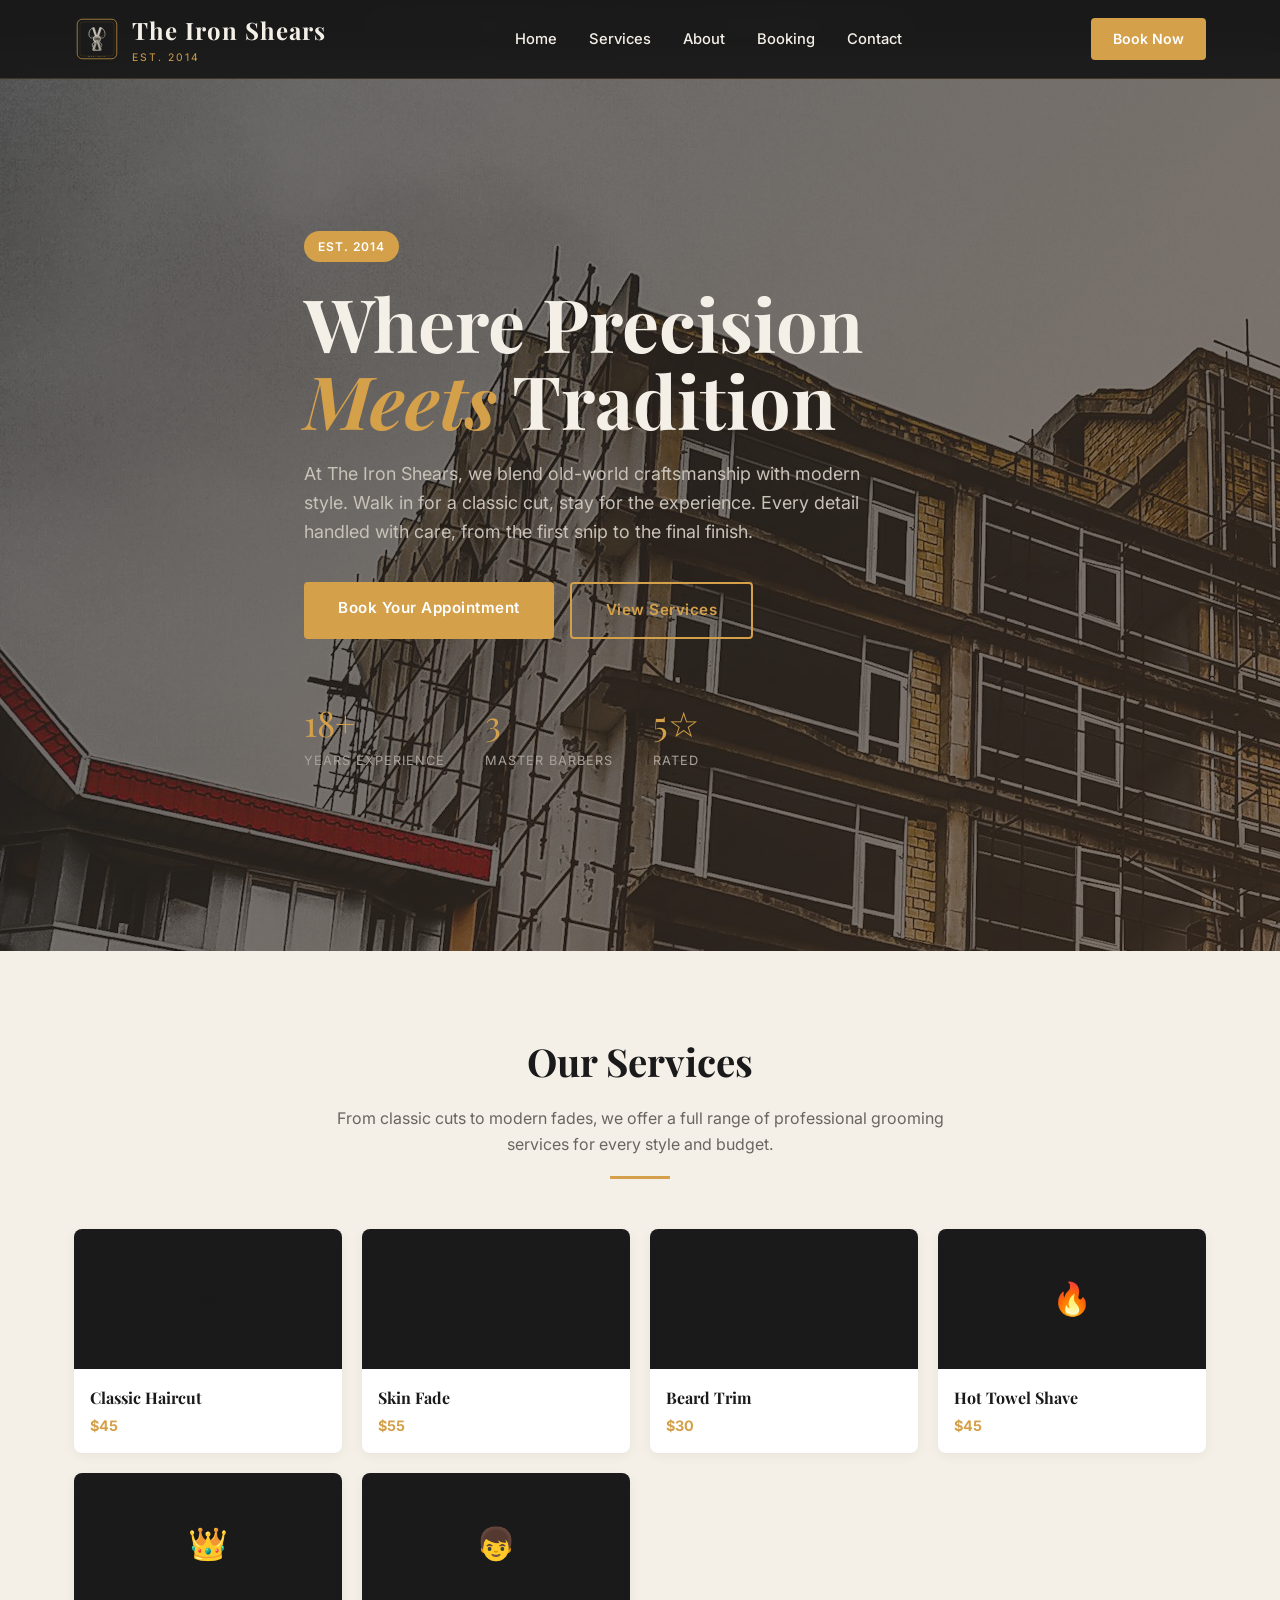
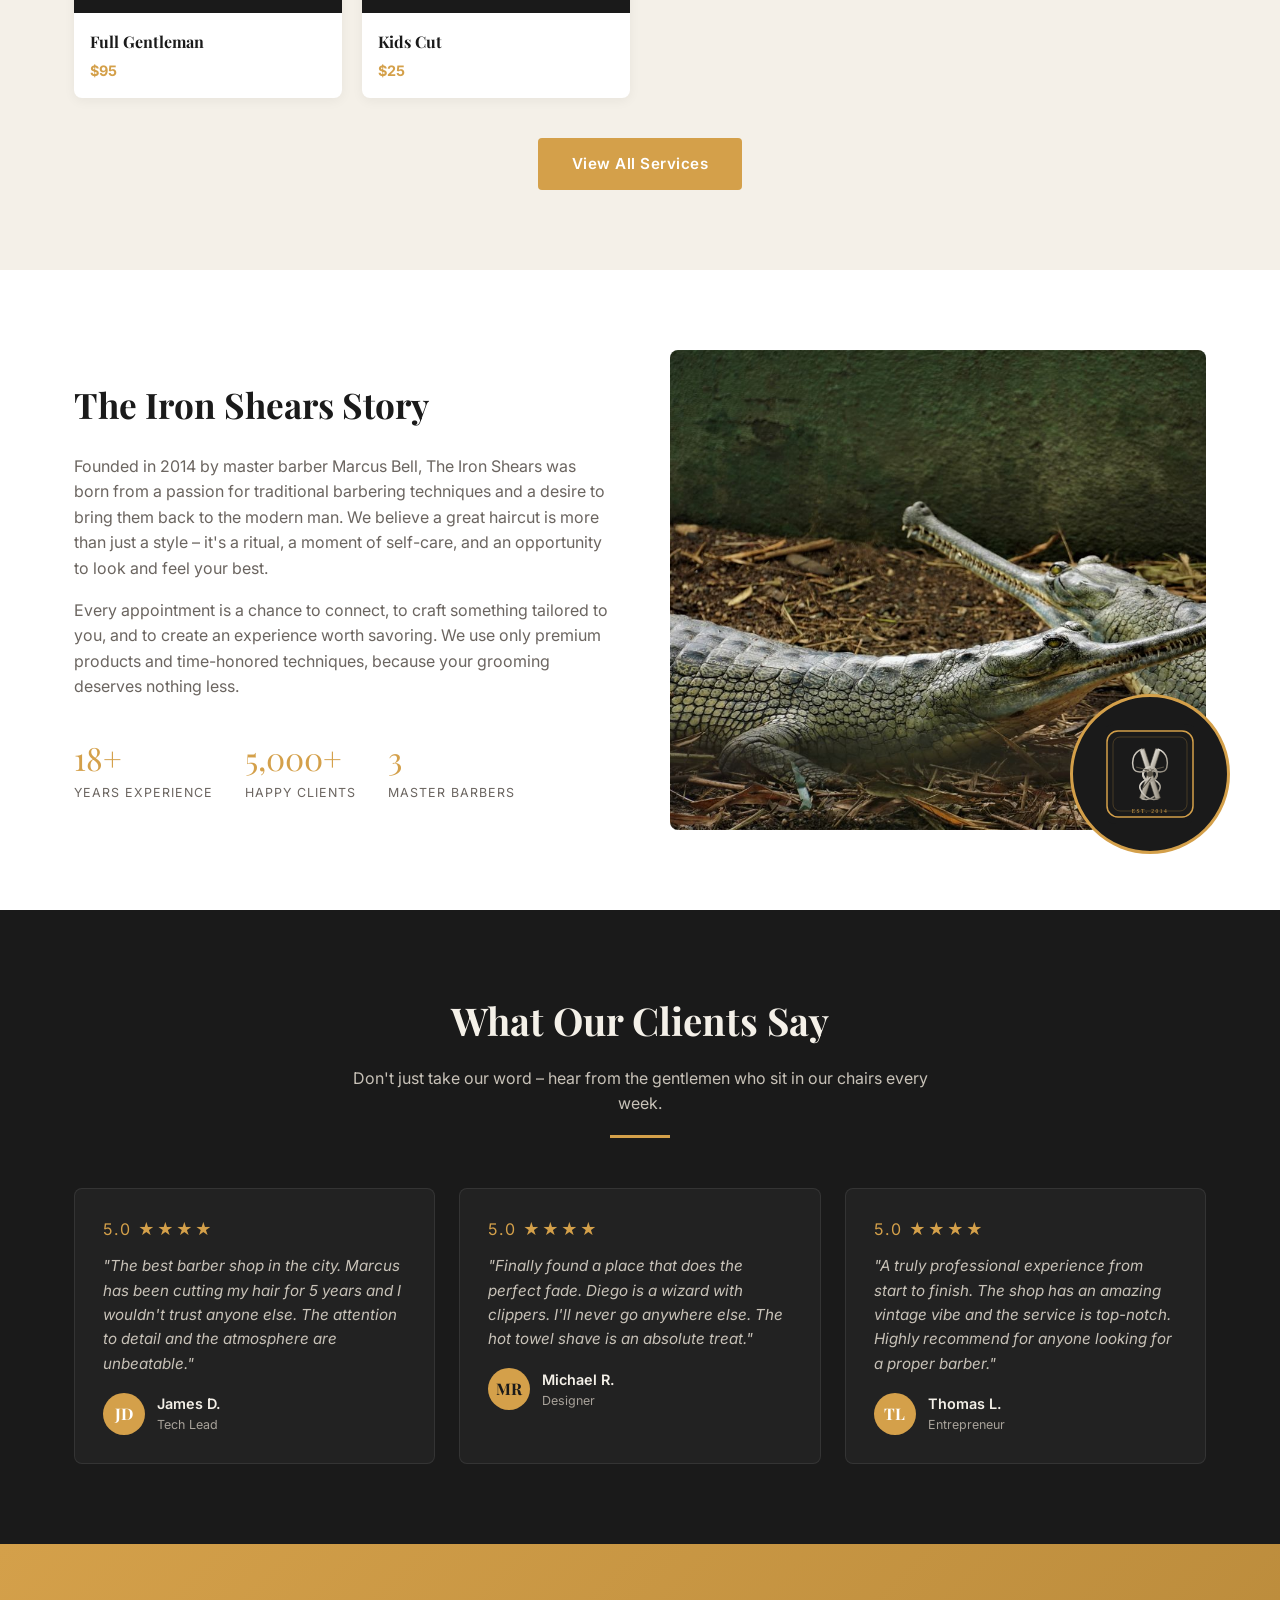
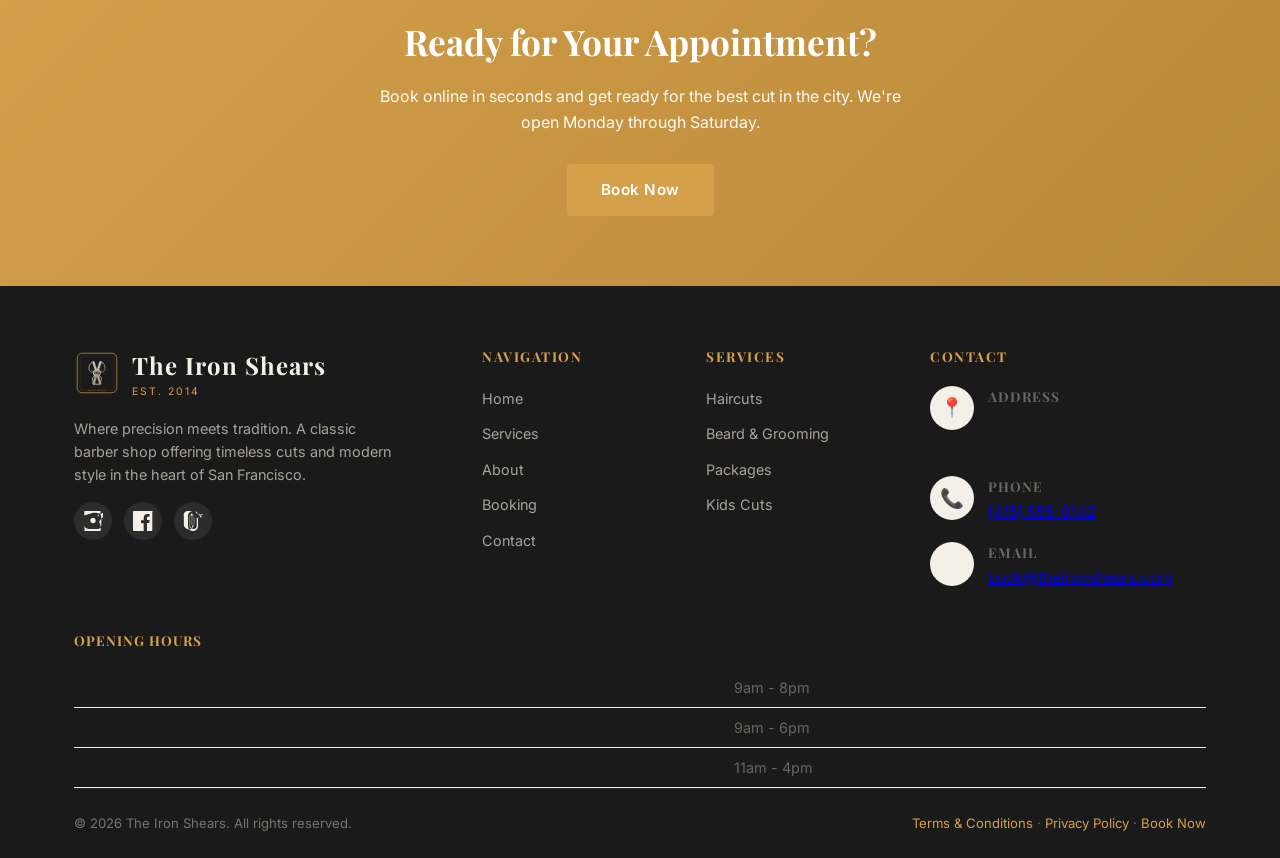
<file: frontend/index.html>
<!DOCTYPE html>
<html lang="en">
<head>
  <meta charset="UTF-8">
  <meta name="viewport" content="width=device-width, initial-scale=1.0">
  <title>The Iron Shears - Classic Barber Shop</title>
  <meta name="description" content="The Iron Shears - classic barber shop in San Francisco offering haircuts, fades and grooming services.">
  <link rel="preconnect" href="https://fonts.googleapis.com">
  <link rel="preconnect" href="https://fonts.gstatic.com" crossorigin>
  <link href="https://fonts.googleapis.com/css2?family=Playfair+Display:wght@400;700;900&family=Inter:wght@300;400;500;600;700&display=swap" rel="stylesheet">
  <link rel="stylesheet" href="css/base.css">
  <link rel="stylesheet" href="css/header-footer.css">
  <link rel="stylesheet" href="css/hero.css">
  <link rel="stylesheet" href="css/services.css">
  <link rel="stylesheet" href="css/about.css">
  <link rel="stylesheet" href="css/booking-contact.css">
  <link rel="stylesheet" href="css/index.css">
  <link rel="icon" href="images/logo.svg" type="image/svg+xml">
</head>
<body>
  <div class="promo-banner">
    <span>First visit? Get <strong>20% off</strong> your first service. Use code <strong>WELCOME20</strong> at booking.</span>
  </div>
  <header class="header" id="header">
    <div class="container nav">
      <a href="index.html" class="brand">
        <img src="images/logo.svg" alt="The Iron Shears logo" class="brand-logo">
        <div>
          <div class="brand-name">The Iron Shears</div>
          <div class="brand-tag">Est. 2014</div>
        </div>
      </a>
      <nav>
        <ul class="nav-links">
          <li><a href="index.html" class="active">Home</a></li>
          <li><a href="services.html">Services</a></li>
          <li><a href="about.html">About</a></li>
          <li><a href="booking.html">Booking</a></li>
          <li><a href="contact.html">Contact</a></li>
        </ul>
      </nav>
      <div class="nav-cta">
        <a href="booking.html" class="book-btn">Book Now</a>
        <button class="menu-toggle" id="menuToggle" aria-label="Toggle menu"><span></span><span></span><span></span></button>
      </div>
    </div>
    <div class="mobile-menu" id="mobileMenu">
      <a href="index.html">Home</a>
      <a href="services.html">Services</a>
      <a href="about.html">About</a>
      <a href="booking.html">Booking</a>
      <a href="contact.html">Contact</a>
      <a href="booking.html" class="book-btn">Book Now</a>
    </div>
  </header>

  <section class="hero">
    <div class="hero-bg" style="background-image: url('images/hero-bg.jpg');"></div>
    <div class="container hero-content">
      <span class="badge">Est. 2014</span>
      <h1>Where Precision <em>Meets</em> Tradition</h1>
      <p>At The Iron Shears, we blend old-world craftsmanship with modern style. Walk in for a classic cut, stay for the experience. Every detail handled with care, from the first snip to the final finish.</p>
      <div class="hero-actions">
        <a href="booking.html" class="btn">Book Your Appointment</a>
        <a href="services.html" class="btn btn-ghost">View Services</a>
      </div>
      <div class="hero-stats">
        <div><div class="stat-num">18+</div><div class="stat-label">Years Experience</div></div>
        <div><div class="stat-num">3</div><div class="stat-label">Master Barbers</div></div>
        <div><div class="stat-num">5&star;</div><div class="stat-label">Rated</div></div>
      </div>
    </div>
  </section>

  <section class="section">
    <div class="container">
      <div class="section-title">
        <h2>Our Services</h2>
        <p>From classic cuts to modern fades, we offer a full range of professional grooming services for every style and budget.</p>
        <div class="line"></div>
      </div>
      <div class="services-preview">
        <div class="service-mini">
          <div class="service-mini-img">✂</div>
          <div class="service-mini-body"><h4>Classic Haircut</h4><div class="mini-price">$45</div></div>
        </div>
        <div class="service-mini">
          <div class="service-mini-img">✦</div>
          <div class="service-mini-body"><h4>Skin Fade</h4><div class="mini-price">$55</div></div>
        </div>
        <div class="service-mini">
          <div class="service-mini-img">★</div>
          <div class="service-mini-body"><h4>Beard Trim</h4><div class="mini-price">$30</div></div>
        </div>
        <div class="service-mini">
          <div class="service-mini-img">🔥</div>
          <div class="service-mini-body"><h4>Hot Towel Shave</h4><div class="mini-price">$45</div></div>
        </div>
        <div class="service-mini">
          <div class="service-mini-img">👑</div>
          <div class="service-mini-body"><h4>Full Gentleman</h4><div class="mini-price">$95</div></div>
        </div>
        <div class="service-mini">
          <div class="service-mini-img">👦</div>
          <div class="service-mini-body"><h4>Kids Cut</h4><div class="mini-price">$25</div></div>
        </div>
      </div>
      <div style="text-align: center; margin-top: 40px;">
        <a href="services.html" class="btn">View All Services</a>
      </div>
    </div>
  </section>

  <section class="section about-section">
    <div class="container">
      <div class="about-grid">
        <div class="about-text">
          <h2>The Iron Shears Story</h2>
          <p>Founded in 2014 by master barber Marcus Bell, The Iron Shears was born from a passion for traditional barbering techniques and a desire to bring them back to the modern man. We believe a great haircut is more than just a style – it's a ritual, a moment of self-care, and an opportunity to look and feel your best.</p>
          <p>Every appointment is a chance to connect, to craft something tailored to you, and to create an experience worth savoring. We use only premium products and time-honored techniques, because your grooming deserves nothing less.</p>
          <div class="about-stats">
            <div><div class="num">18+</div><div class="lbl">Years Experience</div></div>
            <div><div class="num">5,000+</div><div class="lbl">Happy Clients</div></div>
            <div><div class="num">3</div><div class="lbl">Master Barbers</div></div>
          </div>
        </div>
        <div class="about-img">
          <div class="about-img-box" style="background-image: url('images/about-interior.jpg'); background-size: cover; background-position: center;">
            <div class="about-img-frame">
              <img src="images/logo.svg" alt="The Iron Shears" style="width: 100px;">
            </div>
          </div>
        </div>
      </div>
    </div>
  </section>

  <section class="section testimonials">
    <div class="container">
      <div class="section-title">
        <h2 style="color: var(--cream);">What Our Clients Say</h2>
        <p style="color: #c8c2b8;">Don't just take our word – hear from the gentlemen who sit in our chairs every week.</p>
        <div class="line"></div>
      </div>
      <div class="testi-grid">
        <div class="testi-card">
          <div class="stars">5.0 ★★★★</div>
          <p>"The best barber shop in the city. Marcus has been cutting my hair for 5 years and I wouldn't trust anyone else. The attention to detail and the atmosphere are unbeatable."</p>
          <div class="author">
            <div class="avatar">JD</div>
            <div>
              <div class="author-name">James D.</div>
              <div class="author-role">Tech Lead</div>
            </div>
          </div>
        </div>
        <div class="testi-card">
          <div class="stars">5.0 ★★★★</div>
          <p>"Finally found a place that does the perfect fade. Diego is a wizard with clippers. I'll never go anywhere else. The hot towel shave is an absolute treat."</p>
          <div class="author">
            <div class="avatar" style="background: var(--amber); color: var(--text); font-weight: 700;">MR</div>
            <div>
              <div class="author-name">Michael R.</div>
              <div class="author-role">Designer</div>
            </div>
          </div>
        </div>
        <div class="testi-card">
          <div class="stars">5.0 ★★★★</div>
          <p>"A truly professional experience from start to finish. The shop has an amazing vintage vibe and the service is top-notch. Highly recommend for anyone looking for a proper barber."</p>
          <div class="author">
            <div class="avatar">TL</div>
            <div>
              <div class="author-name">Thomas L.</div>
              <div class="author-role">Entrepreneur</div>
            </div>
          </div>
        </div>
      </div>
    </div>
  </section>

  <section class="cta-banner">
    <div class="container">
      <h2>Ready for Your Appointment?</h2>
      <p>Book online in seconds and get ready for the best cut in the city. We're open Monday through Saturday.</p>
      <a href="booking.html" class="btn">Book Now</a>
    </div>
  </section>

  <footer class="footer">
    <div class="container">
      <div class="footer-grid">
        <div class="footer-brand">
          <a href="index.html" class="brand">
            <img src="images/logo.svg" alt="The Iron Shears" class="brand-logo">
            <div><div class="brand-name">The Iron Shears</div><div class="brand-tag">Est. 2014</div></div>
          </a>
          <p>Where precision meets tradition. A classic barber shop offering timeless cuts and modern style in the heart of San Francisco.</p>
          <div class="footer-socials">
            <a href="https://instagram.com" target="_blank" rel="noopener" aria-label="Instagram">
              <svg xmlns="http://www.w3.org/2000/svg" width="20" height="20" viewBox="0 0 24 24" fill="currentColor"><path d="M12 2.2c3.2 0 3.6.01 4.9.07 1.2.06 1.9.27 2.4.45.6.2 1 .45 1.4 1 .4.6.7 1 .9 1.6.1.4.2.8.3 1.2.07 1.3.08 1.7.08 5 0 3.3-.01 3.7-.08 5-.06 1.2-.26 1.9-.45 2.4-.2.6-.4 1-.9 1.4-.6.4-1 .7-1.5.9-.4.1-.9.3-1.3.4-1.4.1-1.9.1-5.4.1-3.5 0-4-.1-5.4-.2-1.3-.06-1.9-.26-2.4-.45-.6-.2-1-.46-1.4-1-.4-.6-.7-1-.9-1.6-.1-.4-.2-.8-.3-1.2-.07 1.3-.08 1.7-.08 5 0 3.3.01 3.7.08 5 0 1.2.2 1.9.46 2.4.2.6.4 1 .9 1.4.6.4 1 .7 1.5.9.4.1.9.3 1.3.4 1.3.1 1.9.1 5 .1 3.2 0 3.7-.01 5-.07 1.2-.2 1.9-.26 2.4-.45.6-.2 1-.46 1.4-1 .4-.6.7-1 .9-1.6.1-.4.2-.8.3-1.2.06-1.3.09-1.7.09-5 0-3.4-.03-3.8-.1-5.1-.06-1.1-.25-1.8-.44-2.3-.2-.4-.4-.9-.7-1.3-.3-.5-.5-.9-.5-1.3s.2-.8.5-1.2c.3-.4.5-.8.8-1.2.2-.4 1.1-1.3 2.3-2.3.2-.2.5-.5 1-1 .5-.5 1.1-1 1.4-1.2.3-.2.7-.4 1.1-.6 1.3-.7 1.3-.7 5.2-.7h3.2V2.2h-5.2c-1.4 0-3 0-4.4.1-1.2.06-1.8.26-2.3.44-.6.2-1 .46-1.4 1-.4.6-.7 1-.8 1.6-.1.4-.2.9-.2 1.2 0 0 .1-1.4.2-1.7.06-1.3.08-1.7.08-5 0-3.2-.02-3.7-.1-5-.07-1.2-.26-1.9-.45-2.4-.2-.6-.4-1-.9-1.4-.6-.4-1-.7-1.5-.9-.4-.1-.9-.3-1.3-.4-1.3-.1-1.9-.1-5.3-.1-3.4 0-4 0-5.3.1-1.3.06-1.9.27-2.4.46-.6.2-1 .46-1.4 1-.4.6-.7 1-.8 1.6-.1.4-.2.8-.2 1.2 0 .4.1.8.2 1.2.06 1.4.1 1.8.1 5.1 0 3.3-.01 3.7-.1 5zm0 5.9c-1.9 0-3.3 1.5-3.3 3.3 0 1.9 1.5 3.3 3.3 3.3 1.9 0 3.3-1.5 3.3-3.3 0-1.9-1.5-3.3-3.3-3.3zM19.5 3.2c-.2 0-.5.1-.6.3-.1.2-.2.6-.2 1 0 .4.1.8.2 1 .1.2.3.5.3.7.3 0-.2.1-.6.2-1 0-.4-.2-.8-.3-1-.1-.3-.3-.5-.5-.5zm-.2 18c-.2 0-.5-.1-.6-.2-.1-.3-.2-.7-.2-1 0-.3 0-.7.1-1 .1-.3.4-.7.5-.9.1-.2.3-.3.5-.3.3 0 .6.1.8.3.2.2.4.6.5.9 0 .4 0 .8-.1 1-.1.3-.4.7-.5.9-.1.2-.3.3-.5.3z"/></svg>
            </a>
            <a href="https://facebook.com" target="_blank" rel="noopener" aria-label="Facebook">
              <svg xmlns="http://www.w3.org/2000/svg" width="20" height="20" viewBox="0 0 24 24" fill="currentColor"><path d="M22.675 0h-21.35C.596 0 .001.593.001 1.326v21.345C.001 23.405.596 24 1.326 24h11.494v-9.294H9.691V11.01h3.129V8.413c0-3.1 1.894-4.788 4.658-4.788 1.34 0 2.48.195 2.48.195v2.76h-1.38c-1.374 0-1.833.916-1.833 1.75v2.322h3.18l-.41 3.692h-2.72V24h5.063c.731 0 1.325-.596 1.325-1.326V1.326C24 .593 23.405 0 22.675 0z"/></svg>
            </a>
            <a href="https://tiktok.com" target="_blank" rel="noopener" aria-label="TikTok">
              <svg xmlns="http://www.w3.org/2000/svg" width="20" height="20" viewBox="0 0 24 24" fill="currentColor"><path d="M12 0C8.74 0 6 2.74 6 6v12c0 3.26 2.74 6 6 6s6-2.74 6-6V8h-1.5v10c0 1.93-1.57 3.5-3.5 3.5S8.5 19.93 8.5 18V6c0-.55.45-1 1-1 .55 0 1 .45 1 1v10c0 .83.67 1.5 1.5 1.5s1.5-.67 1.5-1.5V8c0-2.76-2.24-5-5-5H12c-2.21 0-4 1.79-4 4v12c0 .83.67 1.5 1.5 1.5s1.5-.67 1.5-1.5V6c0-.55.45-1 1-1 .55 0 1 .45 1 1v10c0 3.26-2.74 6-6 6-3.26 0-6-2.74-6-6V6C0 2.74 2.74 0 6 0h6zm3.5 0v1.5c0 .88.74 1.58 1.58 1.58C21.26 5.58 22 4.84 22 4h2c0 .55-.45 1-1 1-1.65 0-3-1.35-3-3V6c0-.55.45-1 1-1 .55 0 1 .45 1 1v1.5c0 .28-.22.5-.5.5z"/></svg>
            </a>
          </div>
        </div>
        <div>
          <h4>Navigation</h4>
          <ul><li><a href="index.html">Home</a></li><li><a href="services.html">Services</a></li><li><a href="about.html">About</a></li><li><a href="booking.html">Booking</a></li><li><a href="contact.html">Contact</a></li></ul>
        </div>
        <div>
          <h4>Services</h4>
          <ul><li><a href="services.html#haircuts">Haircuts</a></li><li><a href="services.html#grooming">Beard &amp; Grooming</a></li><li><a href="services.html#packages">Packages</a></li><li><a href="services.html#kids">Kids Cuts</a></li></ul>
        </div>
        <div>
          <h4>Contact</h4>
          <div class="contact-details">
            <div class="item"><div class="icon">📍</div><div><h4>Address</h4><p>1422 Market Street, Suite 200, San Francisco, CA 94103</p></div></div>
            <div class="item"><div class="icon">📞</div><div><h4>Phone</h4><p><a href="tel:+14155550142">(415) 555-0142</a></p></div></div>
            <div class="item"><div class="icon">✉</div><div><h4>Email</h4><p><a href="mailto:book@theironshears.com">book@theironshears.com</a></p></div></div>
          </div>
        </div>
      </div>
      <div class="footer-hours">
        <h4 style="color: var(--amber); margin-bottom: 12px; font-size: 0.85rem; letter-spacing: 1px; text-transform: uppercase;">Opening Hours</h4>
        <table class="hours-table">
          <tr><td>Monday - Friday</td><td>9am - 8pm</td></tr>
          <tr><td>Saturday</td><td>9am - 6pm</td></tr>
          <tr><td>Sunday</td><td>11am - 4pm</td></tr>
        </table>
      </div>
      <div class="footer-bottom">
        <span>&copy; 2026 The Iron Shears. All rights reserved.</span>
        <span><a href="terms.html">Terms &amp; Conditions</a> &middot; <a href="privacy.html">Privacy Policy</a> &middot; <a href="booking.html">Book Now</a></span>
      </div>
    </div>
  </footer>

  <div class="popup-overlay" id="popupOverlay">
    <div class="popup">
      <button class="popup-close" aria-label="Close">&times;</button>
      <div class="popup-header">
        <h3>First Visit Special</h3>
        <p>Welcome to The Iron Shears</p>
      </div>
      <div class="popup-body">
        <span class="discount">20%</span>
        <p>Off your first service. Use code <strong>WELCOME20</strong> when booking online.</p>
        <div class="form-row">
          <input type="email" id="popupEmail" placeholder="Enter email for the code">
          <button class="btn popup-cta" style="flex: 1;">Book Now</button>
        </div>
        <p style="font-size: 0.75rem; color: var(--muted); margin-top: 16px; text-align: center;">No thanks, close this offer.</p>
      </div>
    </div>
  </div>

  <script src="js/config.js"></script>
  <script src="js/main.js"></script>
</body>
</html>
</file>
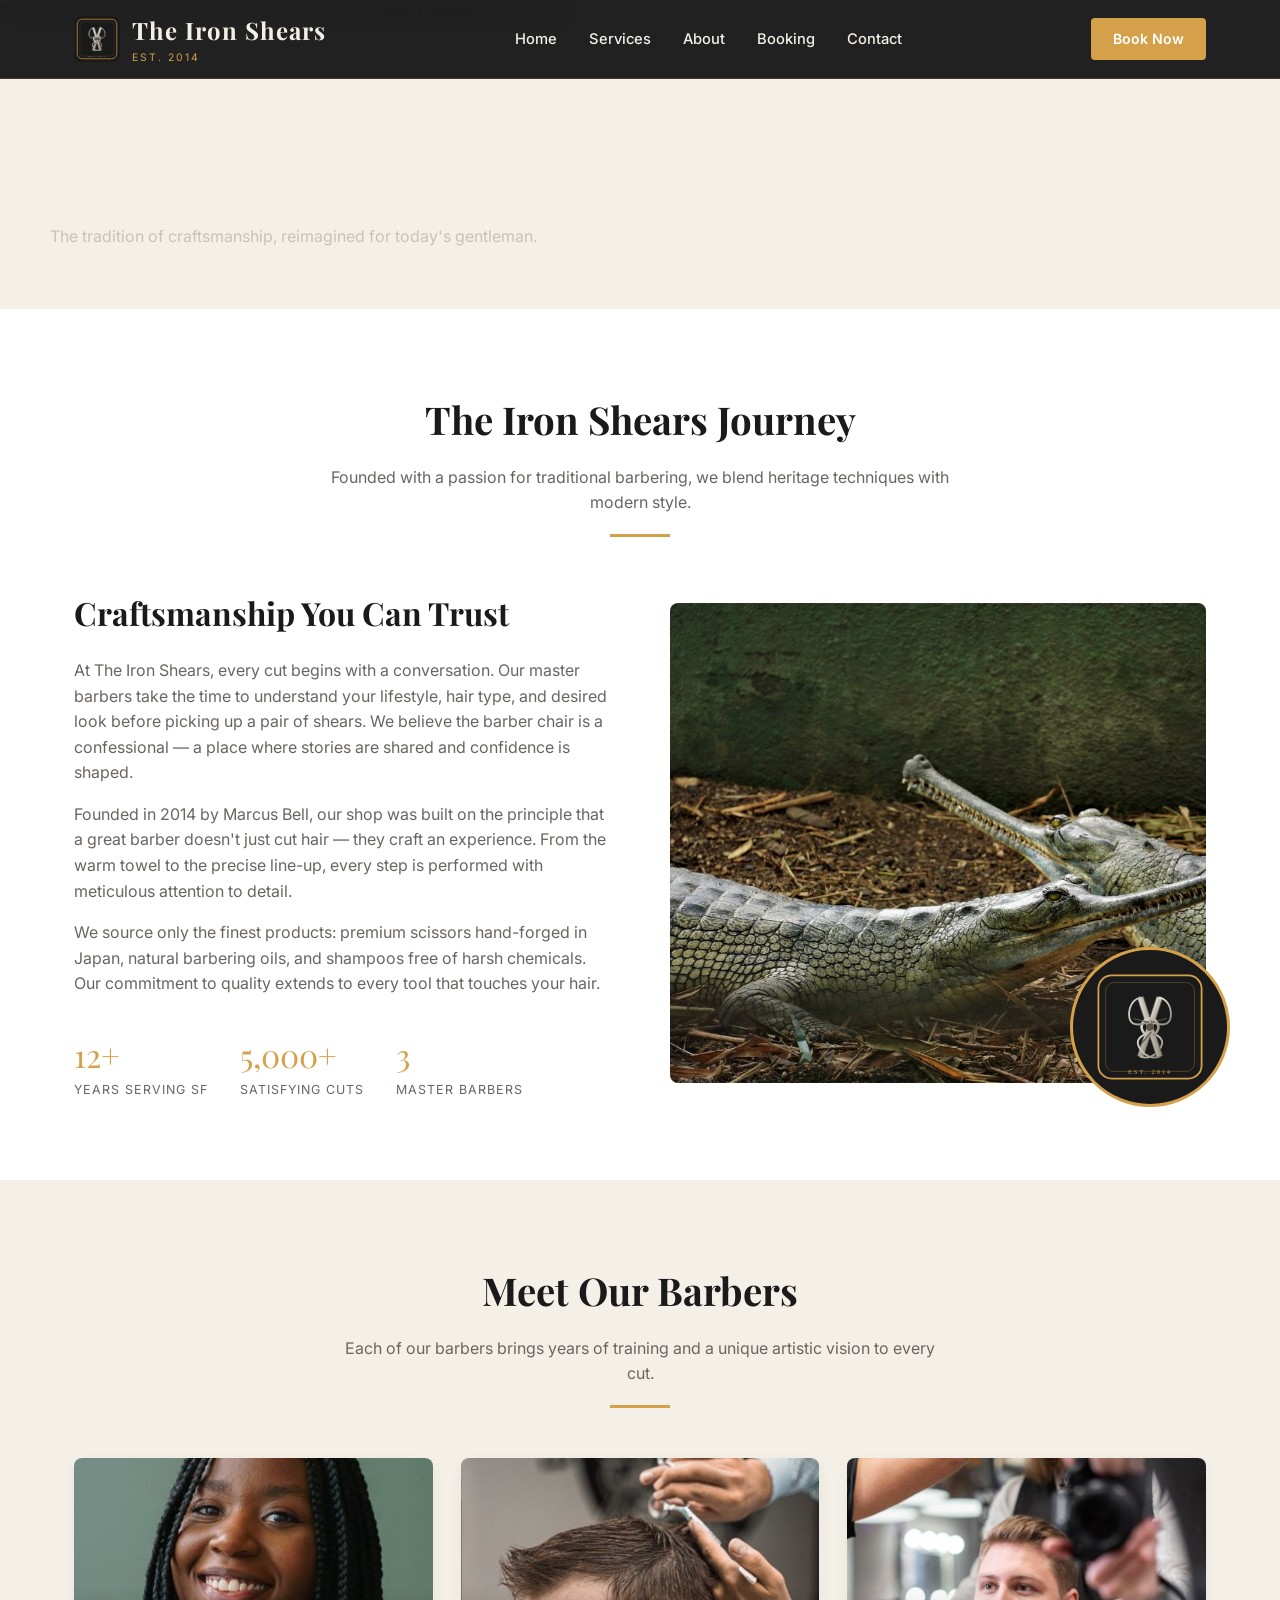
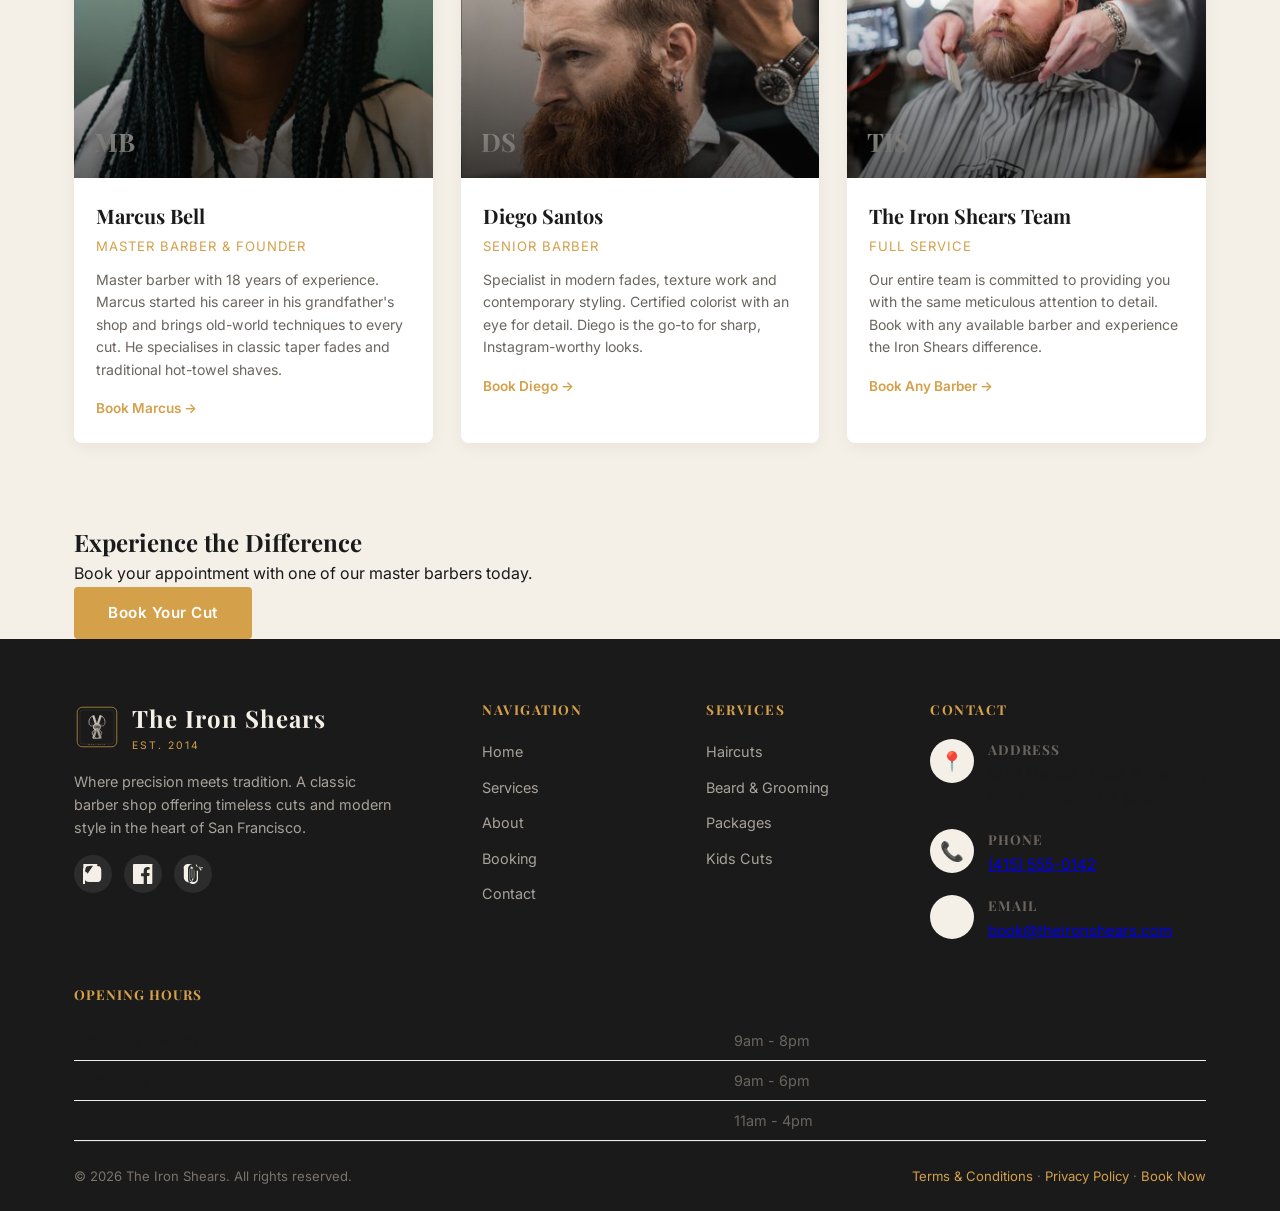
<file: frontend/about.html>
<!DOCTYPE html>
<html lang="en">
<head>
  <meta charset="UTF-8">
  <meta name="viewport" content="width=device-width, initial-scale=1.0">
  <title>About - The Iron Shears</title>
  <meta name="description" content="Meet our master barbers at The Iron Shears. Discover our story and the craftsmen behind your perfect cut.">
  <link rel="preconnect" href="https://fonts.googleapis.com">
  <link rel="preconnect" href="https://fonts.gstatic.com" crossorigin>
  <link href="https://fonts.googleapis.com/css2?family=Playfair+Display:wght@400;700;900&family=Inter:wght@300;400;500;600;700&display=swap" rel="stylesheet">
  <link rel="stylesheet" href="css/base.css">
  <link rel="stylesheet" href="css/header-footer.css">
  <link rel="stylesheet" href="css/about.css">
  <link rel="stylesheet" href="css/booking-contact.css">
  <link rel="icon" href="images/logo.svg" type="image/svg+xml">
</head>
<body>
  <div class="promo-banner">
    <span>First visit? Get <strong>20% off</strong> your first service. Use code <strong>WELCOME20</strong> at booking.</span>
  </div>
  <header class="header" id="header">
    <div class="container nav">
      <a href="index.html" class="brand">
        <img src="images/logo.svg" alt="The Iron Shears logo" class="brand-logo">
        <div><div class="brand-name">The Iron Shears</div><div class="brand-tag">Est. 2014</div></div>
      </a>
      <nav>
        <ul class="nav-links">
          <li><a href="index.html">Home</a></li>
          <li><a href="services.html">Services</a></li>
          <li><a href="about.html" class="active">About</a></li>
          <li><a href="booking.html">Booking</a></li>
          <li><a href="contact.html">Contact</a></li>
        </ul>
      </nav>
      <div class="nav-cta">
        <a href="booking.html" class="book-btn">Book Now</a>
        <button class="menu-toggle" id="menuToggle" aria-label="Toggle menu"><span></span><span></span><span></span></button>
      </div>
    </div>
    <div class="mobile-menu" id="mobileMenu">
      <a href="index.html">Home</a>
      <a href="services.html">Services</a>
      <a href="about.html">About</a>
      <a href="booking.html">Booking</a>
      <a href="contact.html">Contact</a>
      <a href="booking.html" class="book-btn">Book Now</a>
    </div>
  </header>

  <section class="hero hero-small">
    <div class="container" style="padding: 100px 0 60px;">
      <h1 style="color: var(--cream); font-size: clamp(2.2rem, 5vw, 3.2rem);">Our Story</h1>
      <p style="color: #c8c2b8; margin-top: 16px;">The tradition of craftsmanship, reimagined for today's gentleman.</p>
    </div>
  </section>

  <section class="section about-section">
    <div class="container">
      <div class="section-title">
        <h2>The Iron Shears Journey</h2>
        <p>Founded with a passion for traditional barbering, we blend heritage techniques with modern style.</p>
        <div class="line"></div>
      </div>
      <div class="about-grid">
        <div class="about-text">
          <h2 style="font-size: 2rem;">Craftsmanship You Can Trust</h2>
          <p>At The Iron Shears, every cut begins with a conversation. Our master barbers take the time to understand your lifestyle, hair type, and desired look before picking up a pair of shears. We believe the barber chair is a confessional — a place where stories are shared and confidence is shaped.</p>
          <p>Founded in 2014 by Marcus Bell, our shop was built on the principle that a great barber doesn't just cut hair — they craft an experience. From the warm towel to the precise line-up, every step is performed with meticulous attention to detail.</p>
          <p>We source only the finest products: premium scissors hand-forged in Japan, natural barbering oils, and shampoos free of harsh chemicals. Our commitment to quality extends to every tool that touches your hair.</p>
          <div class="about-stats">
            <div><div class="num">12+</div><div class="lbl">Years Serving SF</div></div>
            <div><div class="num">5,000+</div><div class="lbl">Satisfying Cuts</div></div>
            <div><div class="num">3</div><div class="lbl">Master Barbers</div></div>
          </div>
        </div>
        <div class="about-img">
          <div class="about-img-box" style="background-image: url('images/about-interior.jpg'); background-size: cover; background-position: center;">
            <div class="about-img-frame">
              <img src="images/logo.svg" alt="The Iron Shears" style="width: 120px;">
            </div>
          </div>
        </div>
      </div>
    </div>
  </section>

  <section class="section barbers-section">
    <div class="container">
      <div class="section-title">
        <h2>Meet Our Barbers</h2>
        <p>Each of our barbers brings years of training and a unique artistic vision to every cut.</p>
        <div class="line"></div>
      </div>
      <div class="barbers-grid">
        <div class="barber-card">
          <div class="barber-img" style="background-image: url('images/barber-marcus.jpg'); background-size: cover; background-position: center;">
            <div class="initials">MB</div>
          </div>
          <div class="barber-body">
            <h3>Marcus Bell</h3>
            <div class="role">Master Barber &amp; Founder</div>
            <p>Master barber with 18 years of experience. Marcus started his career in his grandfather's shop and brings old-world techniques to every cut. He specialises in classic taper fades and traditional hot-towel shaves.</p>
            <a href="booking.html" class="book-link">Book Marcus &rarr;</a>
          </div>
        </div>
        <div class="barber-card">
          <div class="barber-img" style="background-image: url('images/barber-diego.jpg'); background-size: cover; background-position: center;">
            <div class="initials">DS</div>
          </div>
          <div class="barber-body">
            <h3>Diego Santos</h3>
            <div class="role">Senior Barber</div>
            <p>Specialist in modern fades, texture work and contemporary styling. Certified colorist with an eye for detail. Diego is the go-to for sharp, Instagram-worthy looks.</p>
            <a href="booking.html" class="book-link">Book Diego &rarr;</a>
          </div>
        </div>
        <div class="barber-card">
          <div class="barber-img" style="background-image: url('images/barber-any.jpg'); background-size: cover; background-position: center;">
            <div class="initials">TIS</div>
          </div>
          <div class="barber-body">
            <h3>The Iron Shears Team</h3>
            <div class="role">Full Service</div>
            <p>Our entire team is committed to providing you with the same meticulous attention to detail. Book with any available barber and experience the Iron Shears difference.</p>
            <a href="booking.html" class="book-link">Book Any Barber &rarr;</a>
          </div>
        </div>
      </div>
    </div>
  </section>

  <section class="cta-banner">
    <div class="container">
      <h2>Experience the Difference</h2>
      <p>Book your appointment with one of our master barbers today.</p>
      <a href="booking.html" class="btn">Book Your Cut</a>
    </div>
  </section>

  <footer class="footer">
    <div class="container">
      <div class="footer-grid">
        <div class="footer-brand">
          <a href="index.html" class="brand">
            <img src="images/logo.svg" alt="The Iron Shears" class="brand-logo">
            <div><div class="brand-name">The Iron Shears</div><div class="brand-tag">Est. 2014</div></div>
          </a>
          <p>Where precision meets tradition. A classic barber shop offering timeless cuts and modern style in the heart of San Francisco.</p>
          <div class="footer-socials">
            <a href="https://instagram.com" target="_blank" rel="noopener" aria-label="Instagram"><svg xmlns="http://www.w3.org/2000/svg" width="20" height="20" viewBox="0 0 24 24" fill="currentColor"><path d="M12 2.2c3.2 0 3.6.01 4.9.07 1.2.06 1.9.27 2.4.45.6.2 1 .45 1.4 1 .4.6.7 1 .9 1.6.1.4.2.8.3 1.2.07 1.3.08 1.7.08 5 0 3.3-.01 3.7-.08 5-.06 1.2-.26 1.9-.45 2.4-.2.6-.4 1-.9 1.4-.6.4-1 .7-1.5.9-.4.1-.9.3-1.3.4-1.4.1-1.9.1-5.4.1-3.5 0-4-.1-5.4-.2-1.3-.06-1.9-.26-2.4-.45-.6-.2-1-.46-1.4-1-.4-.6-.7-1-.8-1.6-.1-.4-.2-.8-.2-1.2 0-.4.1-.8.2-1.2.06 1.4.1 1.8.1 5.1 0 3.3-.01 3.7-.1 5-1.3-.1-1.9-.1-5.3-.1-3.4 0-4 0-5.3.1-1.3.06-1.9.27-2.4.46-.6.2-1 .46-1.4 1-.4.6-.7 1-.8 1.6-.1.4-.2.8-.2 1.2 0 .4.1.8.2 1.2.06 1.4.1 1.8.1 5.1 0 3.3-.01 3.7-.1 5-.06 1.2-.26 1.9-.45 2.4-.2.6-.4 1-.9 1.4-.6.4-1 .7-1.5.9-.4.1-.9.3-1.3.4-1.3.1-1.9.1-5 .1-3.2 0-3.7-.01-5-.07-1.2-.2-1.9-.26-2.4-.45-.6-.2-1-.46-1.4-1-.4-.6-.7-1-.9-1.6-.1-.4-.2-.8-.3-1.2-.07-1.3-.08-1.7-.08-5 0-3.2-.02-3.7-.1-5-.06-1.2-.26-1.9-.45-2.4-.2-.6-.4-1-.9-1.4-.6-.4-1-.7-1.5-.9-.4-.1-.8-.2-1.3-.3-1.3-.06-1.9-.27-2.4-.46-.6-.2-1-.46-1.4-1-.4-.6-.7-1-.8-1.6C.56 5.21.53 4.79.5 4.76c-.06-1.3-.1-1.7-.1-5 0-3.4.03-3.8.1-5.1.06-1.1.25-1.8.44-2.3.2-.4.4-.9.7-1.3.3-.5.5-.9.5-1.3v-.01c.2-.4.4-.8.8-1.2.2-.4 1.1-1.3 2.3-2.3.2-.2.5-.5 1-1 .5-.5 1.1-1 1.4-1.2.3-.2.7-.4 1.1-.6 1.3-.7 1.3-.7 5.2-.7h3.2V2.2h-5.2c-1.4 0-3 0-4.4.1-1.2.06-1.8.26-2.3.44-.6.2-1 .46-1.4 1-.4.6-.7 1-.8 1.6-.1.4-.2.9-.2 1.3v-.1c0 .3-.1.7-.2 1.1-.1.3-.1.7 0 1 .1.3.4.7.5.9.1.2.3.3.5.3.4 0 .7.1 1 .3.2.2.5.6.6 1 .1.3.1.7.1 1z"/></svg></a>
            <a href="https://facebook.com" target="_blank" rel="noopener" aria-label="Facebook"><svg xmlns="http://www.w3.org/2000/svg" width="20" height="20" viewBox="0 0 24 24" fill="currentColor"><path d="M22.675 0h-21.35C.596 0 .001.593.001 1.326v21.345C.001 23.405.596 24 1.326 24h11.494v-9.294H9.691V11.01h3.129V8.413c0-3.1 1.894-4.788 4.658-4.788 1.34 0 2.48.195 2.48.195v2.76h-1.38c-1.374 0-1.833.916-1.833 1.75v2.322h3.18l-.41 3.692h-2.72V24h5.063c.731 0 1.325-.596 1.325-1.326V1.326C24 .593 23.405 0 22.675 0z"/></svg></a>
            <a href="https://tiktok.com" target="_blank" rel="noopener" aria-label="TikTok"><svg xmlns="http://www.w3.org/2000/svg" width="20" height="20" viewBox="0 0 24 24" fill="currentColor"><path d="M12 0C8.74 0 6 2.74 6 6v12c0 3.26 2.74 6 6 6s6-2.74 6-6V8h-1.5v10c0 1.93-1.57 3.5-3.5 3.5S8.5 19.93 8.5 18V6c0-.55.45-1 1-1 .55 0 1 .45 1 1v10c0 .83.67 1.5 1.5 1.5s1.5-.67 1.5-1.5V8c0-2.76-2.24-5-5-5H12c-2.21 0-4 1.79-4 4v12c0 .83.67 1.5 1.5 1.5s1.5-.67 1.5-1.5V6c0-.55.45-1 1-1 .55 0 1 .45 1 1v10c0 3.26-2.74 6-6 6-3.26 0-6-2.74-6-6V6C0 2.74 2.74 0 6 0h6zm3.5 0v1.5c0 .88.74 1.58 1.58 1.58C21.26 5.58 22 4.84 22 4h2c0 .55-.45 1-1 1-1.65 0-3-1.35-3-3V6c0-.55.45-1 1-1 .55 0 1 .45 1 1v1.5c0 .28-.22.5-.5.5z"/></svg></a>
          </div>
        </div>
        <div>
          <h4>Navigation</h4>
          <ul><li><a href="index.html">Home</a></li><li><a href="services.html">Services</a></li><li><a href="about.html">About</a></li><li><a href="booking.html">Booking</a></li><li><a href="contact.html">Contact</a></li></ul>
        </div>
        <div>
          <h4>Services</h4>
          <ul><li><a href="services.html#haircuts">Haircuts</a></li><li><a href="services.html#grooming">Beard &amp; Grooming</a></li><li><a href="services.html#packages">Packages</a></li><li><a href="services.html#kids">Kids Cuts</a></li></ul>
        </div>
        <div>
          <h4>Contact</h4>
          <div class="contact-details">
            <div class="item"><div class="icon">📍</div><div><h4>Address</h4><p>1422 Market Street, Suite 200, San Francisco, CA 94103</p></div></div>
            <div class="item"><div class="icon">📞</div><div><h4>Phone</h4><p><a href="tel:+14155550142">(415) 555-0142</a></p></div></div>
            <div class="item"><div class="icon">✉</div><div><h4>Email</h4><p><a href="mailto:book@theironshears.com">book@theironshears.com</a></p></div></div>
          </div>
        </div>
      </div>
      <div class="footer-hours">
        <h4 style="color: var(--amber); margin-bottom: 12px; font-size: 0.85rem; letter-spacing: 1px; text-transform: uppercase;">Opening Hours</h4>
        <table class="hours-table">
          <tr><td>Monday - Friday</td><td>9am - 8pm</td></tr>
          <tr><td>Saturday</td><td>9am - 6pm</td></tr>
          <tr><td>Sunday</td><td>11am - 4pm</td></tr>
        </table>
      </div>
      <div class="footer-bottom">
        <span>&copy; 2026 The Iron Shears. All rights reserved.</span>
        <span><a href="terms.html">Terms &amp; Conditions</a> &middot; <a href="privacy.html">Privacy Policy</a> &middot; <a href="booking.html">Book Now</a></span>
      </div>
    </div>
  </footer>
  <script src="js/config.js"></script>
  <script src="js/main.js"></script>
</body>
</html>
</file>
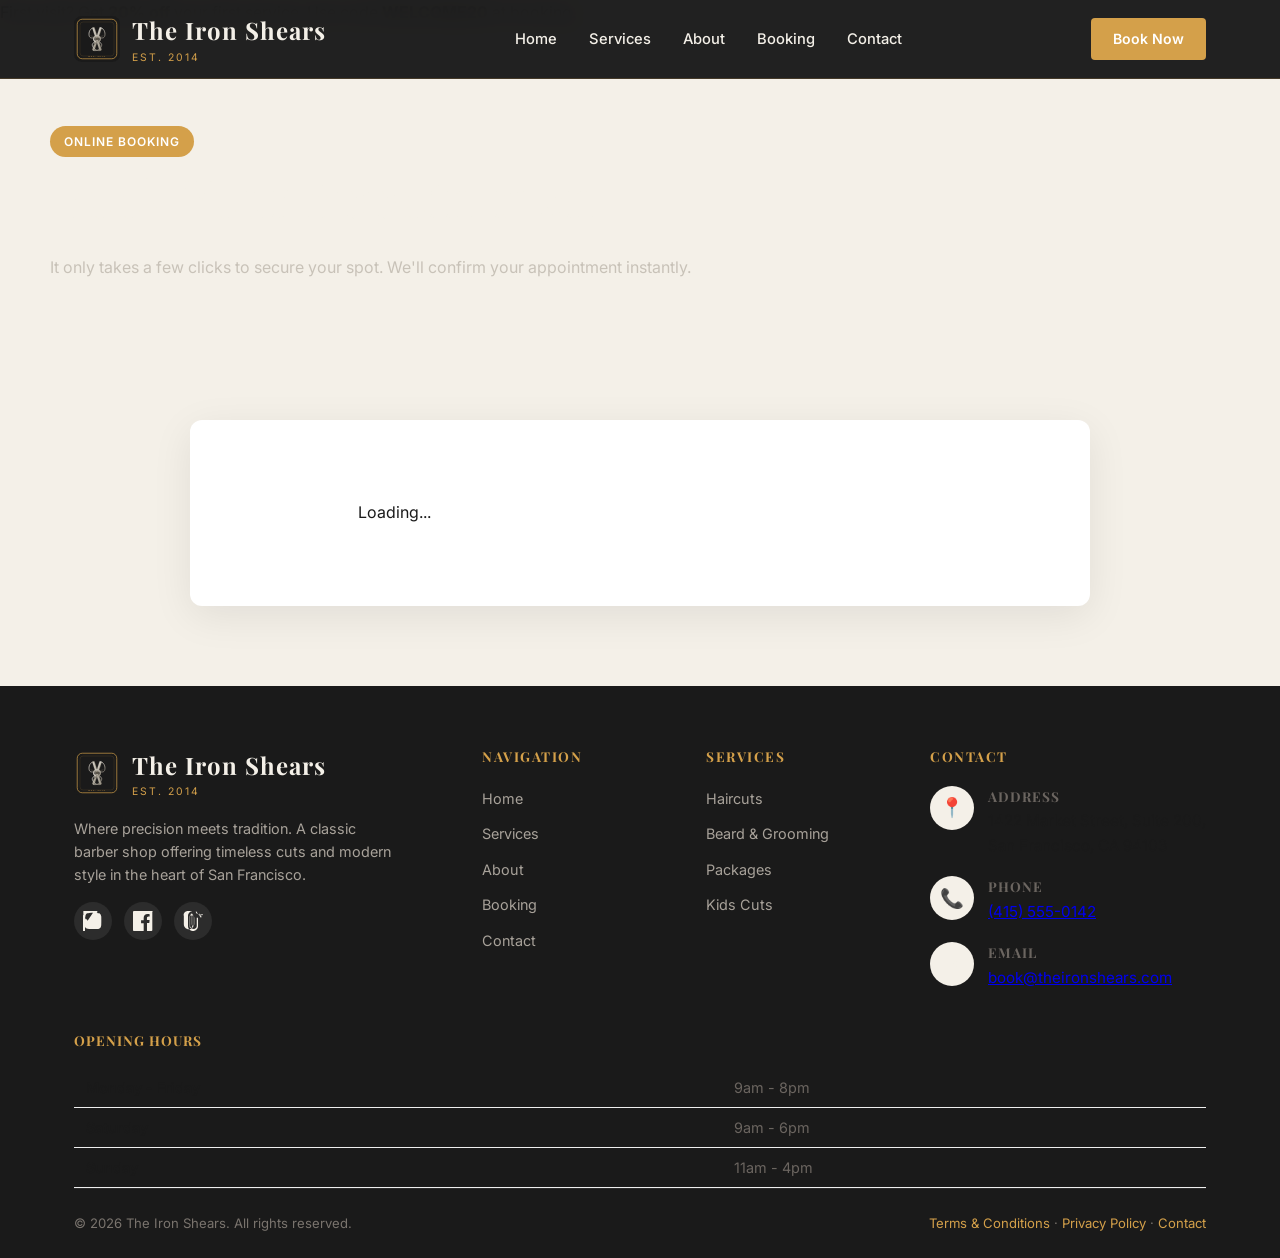
<file: frontend/booking.html>
<!DOCTYPE html>
<html lang="en">
<head>
  <meta charset="UTF-8">
  <meta name="viewport" content="width=device-width, initial-scale=1.0">
  <title>Book Appointment - The Iron Shears</title>
  <meta name="description" content="Book your appointment at The Iron Shears barber shop. Choose service, barber, date and time online.">
  <link rel="preconnect" href="https://fonts.googleapis.com">
  <link rel="preconnect" href="https://fonts.gstatic.com" crossorigin>
  <link href="https://fonts.googleapis.com/css2?family=Playfair+Display:wght@400;700;900&family=Inter:wght@300;400;500;600;700&display=swap" rel="stylesheet">
  <link rel="stylesheet" href="css/base.css">
  <link rel="stylesheet" href="css/header-footer.css">
  <link rel="stylesheet" href="css/booking-contact.css">
  <link rel="icon" href="images/logo.svg" type="image/svg+xml">
  <style>
    .step { padding: 24px 0; }
    .step h3 { font-size: 1.8rem; margin-bottom: 8px; }
    .step-subtitle { color: var(--muted); margin-bottom: 28px; font-size: 0.95rem; }
    .service-options { display: grid; grid-template-columns: repeat(3, 1fr); gap: 16px; margin-bottom: 24px; }
    .service-option-card { background: var(--white); border: 2px solid #d8d2c8; border-radius: 8px; padding: 20px; cursor: pointer; transition: all 0.2s; text-align: center; }
    .service-option-card:hover { border-color: var(--amber); transform: translateY(-3px); }
    .service-option-card.selected { border-color: var(--amber); background: rgba(212,160,74,0.05); }
    .service-option-card .svc-name { font-weight: 600; font-size: 1rem; margin-bottom: 8px; }
    .service-option-card .svc-price { color: var(--amber); font-weight: 700; font-size: 1.2rem; margin: 8px 0; }
    .service-option-card .svc-duration { font-size: 0.8rem; color: var(--muted); }
    .barber-select-row { margin: 20px 0; }
    .barber-select-row label { display: block; font-size: 0.82rem; font-weight: 600; color: var(--charcoal); margin-bottom: 8px; text-transform: uppercase; letter-spacing: 0.5px; }
    .barber-select-row select { width: 100%; padding: 12px 14px; border: 1px solid #d8d2c8; border-radius: 6px; font-family: inherit; font-size: 0.95rem; background: var(--cream); }
    .date-row { margin: 24px 0; }
    .date-row label { display: block; font-size: 0.82rem; font-weight: 600; color: var(--charcoal); margin-bottom: 8px; text-transform: uppercase; letter-spacing: 0.5px; }
    .date-row input[type="date"] { width: 100%; padding: 12px 14px; border: 1px solid #d8d2c8; border-radius: 6px; font-family: inherit; font-size: 0.95rem; background: var(--cream); }
    .time-msg { text-align: center; padding: 12px; color: var(--muted); }
    .form-error { background: #f8d7da; color: #721c24; padding: 12px; border-radius: 6px; margin-top: 12px; font-size: 0.9rem; }
    .step-success { padding: 16px; background: #d4edda; border-radius: 8px; margin-bottom: 20px; }
    .check { width: 70px; height: 70px; background: var(--amber); border-radius: 50%; display: flex; align-items: center; justify-content: center; margin: 0 auto 20px; font-size: 2rem; color: var(--white); }
    .summary-line { display: flex; justify-content: space-between; padding: 10px 0; border-bottom: 1px solid rgba(0,0,0,0.05); font-size: 0.92rem; }
    .summary-line .lbl { color: var(--muted); }
    .summary-line .val { font-weight: 600; }
    .summary-total { font-size: 1.1rem; border-top: 2px solid rgba(0,0,0,0.1); margin-top: 8px; padding-top: 12px; }
    .summary-total .val { color: var(--amber); }
    .booking-summary-small { background: rgba(212,160,74,0.05); border-radius: 8px; padding: 20px; margin: 24px 0; }
    .booking-summary-small h4 { color: var(--charcoal); margin-bottom: 12px; font-size: 1rem; }
    .booking-summary-full { background: var(--charcoal); color: var(--cream); border-radius: 8px; padding: 24px; margin: 24px 0; }
    .booking-summary-full h4 { color: var(--cream); margin-bottom: 16px; font-size: 1.1rem; }
    .calendar-section { text-align: center; margin: 24px 0; padding: 24px; background: #f9f6f0; border-radius: 8px; }
    .calendar-section h4 { color: var(--charcoal); margin-bottom: 16px; }
    .cal-link { display: inline-flex; align-items: center; gap: 8px; padding: 12px 24px; border-radius: 6px; text-decoration: none; font-weight: 600; font-size: 0.9rem; transition: all 0.25s; }
    .google-cal { background: var(--amber); color: var(--white); }
    .google-cal:hover { background: var(--amber-2); transform: translateY(-2px); }
    .apple-cal { background: var(--charcoal); color: var(--cream); border: 2px solid var(--amber); }
    .apple-cal:hover { background: var(--amber); color: var(--white); transform: translateY(-2px); }
    .nav-next:disabled { opacity: 0.5; cursor: not-allowed; }
    @media (max-width: 820px) { .service-options { grid-template-columns: 1fr; } .form-actions { flex-direction: column; } .form-actions .btn { width: 100%; } .slots-grid { grid-template-columns: repeat(2, 1fr); } }
    @media (max-width: 900px) { .slots-grid { grid-template-columns: repeat(3, 1fr); } }
    @media (max-width: 600px) { .slots-grid { grid-template-columns: repeat(2, 1fr); } }
  </style>
</head>
<body>
  <div class="promo-banner">
    <span>First visit? Get <strong>20% off</strong> your first service. Use code <strong>WELCOME20</strong> at booking.</span>
  </div>
  <header class="header" id="header">
    <div class="container nav">
      <a href="index.html" class="brand">
        <img src="images/logo.svg" alt="The Iron Shears logo" class="brand-logo">
        <div><div class="brand-name">The Iron Shears</div><div class="brand-tag">Est. 2014</div></div>
      </a>
      <nav>
        <ul class="nav-links">
          <li><a href="index.html">Home</a></li>
          <li><a href="services.html">Services</a></li>
          <li><a href="about.html">About</a></li>
          <li><a href="booking.html" class="active">Booking</a></li>
          <li><a href="contact.html">Contact</a></li>
        </ul>
      </nav>
      <div class="nav-cta">
        <a href="booking.html" class="book-btn">Book Now</a>
        <button class="menu-toggle" id="menuToggle" aria-label="Toggle menu"><span></span><span></span><span></span></button>
      </div>
    </div>
    <div class="mobile-menu" id="mobileMenu">
      <a href="index.html">Home</a>
      <a href="services.html">Services</a>
      <a href="about.html">About</a>
      <a href="booking.html">Booking</a>
      <a href="contact.html">Contact</a>
      <a href="booking.html" class="book-btn">Book Now</a>
    </div>
  </header>

  <section class="hero hero-small">
    <div class="container" style="padding: 100px 0 60px;">
      <span class="badge">Online Booking</span>
      <h1 style="color: var(--cream); font-size: clamp(2.2rem, 5vw, 3.2rem);">Book Your Appointment</h1>
      <p style="color: #c8c2b8; margin-top: 16px;">It only takes a few clicks to secure your spot. We'll confirm your appointment instantly.</p>
    </div>
  </section>

  <section class="section booking-section" style="background: var(--cream);">
    <div class="container">
      <div class="booking-card" style="max-width: 900px;">
        <div class="booking-summary" style="display: none;">
          <h3>Your Booking</h3>
          <div class="summary-item"><span class="lbl">Service</span><span class="val" id="summaryService">Not selected</span></div>
          <div class="summary-item"><span class="lbl">Barber</span><span class="val" id="summaryBarber">Any Available</span></div>
          <div class="summary-item"><span class="lbl">Date & Time</span><span class="val" id="summaryDateTime">-</span></div>
          <div class="summary-total" style="margin-top: 16px;"><span class="lbl">Total</span><span class="val" id="summaryTotal">$0</span></div>
        </div>
        <div class="booking-form">
          <div id="bookingRoot">
            <div style="text-align: center; padding: 40px;"><div class="stat-num">Loading...</div></div>
          </div>
        </div>
      </div>
    </div>
  </section>

  <footer class="footer">
    <div class="container">
      <div class="footer-grid">
        <div class="footer-brand">
          <a href="index.html" class="brand">
            <img src="images/logo.svg" alt="The Iron Shears" class="brand-logo">
            <div><div class="brand-name">The Iron Shears</div><div class="brand-tag">Est. 2014</div></div>
          </a>
          <p>Where precision meets tradition. A classic barber shop offering timeless cuts and modern style in the heart of San Francisco.</p>
          <div class="footer-socials">
            <a href="https://instagram.com" target="_blank" rel="noopener" aria-label="Instagram"><svg xmlns="http://www.w3.org/2000/svg" width="20" height="20" viewBox="0 0 24 24" fill="currentColor"><path d="M12 2.2c3.2 0 3.6.01 4.9.07 1.2.06 1.9.27 2.4.45.6.2 1 .45 1.4 1 .4.6.7 1 .9 1.6.1.4.2.8.3 1.2.07 1.3.08 1.7.08 5 0 3.3-.01 3.7-.08 5-.06 1.2-.26 1.9-.45 2.4-.2.6-.4 1-.9 1.4-.6.4-1 .7-1.5.9-.4.1-.9.3-1.3.4-1.4.1-1.9.1-5.4.1-3.5 0-4-.1-5.4-.2-1.3-.06-1.9-.26-2.4-.45-.6-.2-1-.46-1.4-1-.4-.6-.7-1-.8-1.6-.1-.4-.2-.8-.2-1.2 0-.4.1-.8.2-1.2.06 1.4.1 1.8.1 5.1 0 3.3-.01 3.7-.1 5-1.3-.1-1.9-.1-5.3-.1-3.4 0-4 0-5.3.1-1.3.06-1.9.27-2.4.46-.6.2-1 .46-1.4 1-.4.6-.7 1-.8 1.6-.1.4-.2.8-.2 1.2 0 .4.1.8.2 1.2.06 1.4.1 1.8.1 5.1 0 3.3-.01 3.7-.1 5-.06 1.2-.26 1.9-.45 2.4-.2.6-.4 1-.9 1.4-.6.4-1 .7-1.5.9-.4.1-.9.3-1.3.4-1.3.1-1.9.1-5 .1-3.2 0-3.7-.01-5-.07-1.2-.2-1.9-.26-2.4-.45-.6-.2-1-.46-1.4-1-.4-.6-.7-1-.9-1.6-.1-.4-.2-.8-.3-1.2-.07-1.3-.08-1.7-.08-5 0-3.2-.02-3.7-.1-5-.06-1.2-.26-1.9-.45-2.4-.2-.6-.4-1-.9-1.4-.6-.4-1-.7-1.5-.9-.4-.1-.8-.2-1.3-.3-1.3-.06-1.9-.27-2.4-.46-.6-.2-1-.46-1.4-1-.4-.6-.7-1-.8-1.6C.56 5.21.53 4.79.5 4.76c-.06-1.3-.1-1.7-.1-5 0-3.4.03-3.8.1-5.1.06-1.1.25-1.8.44-2.3.2-.4.4-.9.7-1.3.3-.5.5-.9.5-1.3v-.01c.2-.4.4-.8.8-1.2.2-.4 1.1-1.3 2.3-2.3.2-.2.5-.5 1-1 .5-.5 1.1-1 1.4-1.2.3-.2.7-.4 1.1-.6 1.3-.7 1.3-.7 5.2-.7h3.2V2.2h-5.2c-1.4 0-3 0-4.4.1-1.2.06-1.8.26-2.3.44-.6.2-1 .46-1.4 1-.4.6-.7 1-.8 1.6-.1.4-.2.9-.2 1.3v-.1c0 .3-.1.7-.2 1.1-.1.3-.1.7 0 1 .1.3.4.7.5.9.1.2.3.3.5.3.4 0 .7.1 1 .3.2.2.5.6.6 1 .1.3.1.7.1 1z"/></svg></a>
            <a href="https://facebook.com" target="_blank" rel="noopener" aria-label="Facebook"><svg xmlns="http://www.w3.org/2000/svg" width="20" height="20" viewBox="0 0 24 24" fill="currentColor"><path d="M22.675 0h-21.35C.596 0 .001.593.001 1.326v21.345C.001 23.405.596 24 1.326 24h11.494v-9.294H9.691V11.01h3.129V8.413c0-3.1 1.894-4.788 4.658-4.788 1.34 0 2.48.195 2.48.195v2.76h-1.38c-1.374 0-1.833.916-1.833 1.75v2.322h3.18l-.41 3.692h-2.72V24h5.063c.731 0 1.325-.596 1.325-1.326V1.326C24 .593 23.405 0 22.675 0z"/></svg></a>
            <a href="https://tiktok.com" target="_blank" rel="noopener" aria-label="TikTok"><svg xmlns="http://www.w3.org/2000/svg" width="20" height="20" viewBox="0 0 24 24" fill="currentColor"><path d="M12 0C8.74 0 6 2.74 6 6v12c0 3.26 2.74 6 6 6s6-2.74 6-6V8h-1.5v10c0 1.93-1.57 3.5-3.5 3.5S8.5 19.93 8.5 18V6c0-.55.45-1 1-1 .55 0 1 .45 1 1v10c0 .83.67 1.5 1.5 1.5s1.5-.67 1.5-1.5V8c0-2.76-2.24-5-5-5H12c-2.21 0-4 1.79-4 4v12c0 .83.67 1.5 1.5 1.5s1.5-.67 1.5-1.5V6c0-.55.45-1 1-1 .55 0 1 .45 1 1v10c0 3.26-2.74 6-6 6-3.26 0-6-2.74-6-6V6C0 2.74 2.74 0 6 0h6zm3.5 0v1.5c0 .88.74 1.58 1.58 1.58C21.26 5.58 22 4.84 22 4h2c0 .55-.45 1-1 1-1.65 0-3-1.35-3-3V6c0-.55.45-1 1-1 .55 0 1 .45 1 1v1.5c0 .28-.22.5-.5.5z"/></svg></a>
          </div>
        </div>
        <div>
          <h4>Navigation</h4>
          <ul><li><a href="index.html">Home</a></li><li><a href="services.html">Services</a></li><li><a href="about.html">About</a></li><li><a href="booking.html">Booking</a></li><li><a href="contact.html">Contact</a></li></ul>
        </div>
        <div>
          <h4>Services</h4>
          <ul><li><a href="services.html#haircuts">Haircuts</a></li><li><a href="services.html#grooming">Beard &amp; Grooming</a></li><li><a href="services.html#packages">Packages</a></li><li><a href="services.html#kids">Kids Cuts</a></li></ul>
        </div>
        <div>
          <h4>Contact</h4>
          <div class="contact-details">
            <div class="item"><div class="icon">📍</div><div><h4>Address</h4><p>1422 Market Street, Suite 200, San Francisco, CA 94103</p></div></div>
            <div class="item"><div class="icon">📞</div><div><h4>Phone</h4><p><a href="tel:+14155550142">(415) 555-0142</a></p></div></div>
            <div class="item"><div class="icon">✉</div><div><h4>Email</h4><p><a href="mailto:book@theironshears.com">book@theironshears.com</a></p></div></div>
          </div>
        </div>
      </div>
      <div class="footer-hours">
        <h4 style="color: var(--amber); margin-bottom: 12px; font-size: 0.85rem; letter-spacing: 1px; text-transform: uppercase;">Opening Hours</h4>
        <table class="hours-table">
          <tr><td>Monday - Friday</td><td>9am - 8pm</td></tr>
          <tr><td>Saturday</td><td>9am - 6pm</td></tr>
          <tr><td>Sunday</td><td>11am - 4pm</td></tr>
        </table>
      </div>
      <div class="footer-bottom">
        <span>&copy; 2026 The Iron Shears. All rights reserved.</span>
        <span><a href="terms.html">Terms &amp; Conditions</a> &middot; <a href="privacy.html">Privacy Policy</a> &middot; <a href="contact.html">Contact</a></span>
      </div>
    </div>
  </footer>
  <script src="js/config.js"></script>
  <script src="js/main.js"></script>
</body>
</html>
</file>
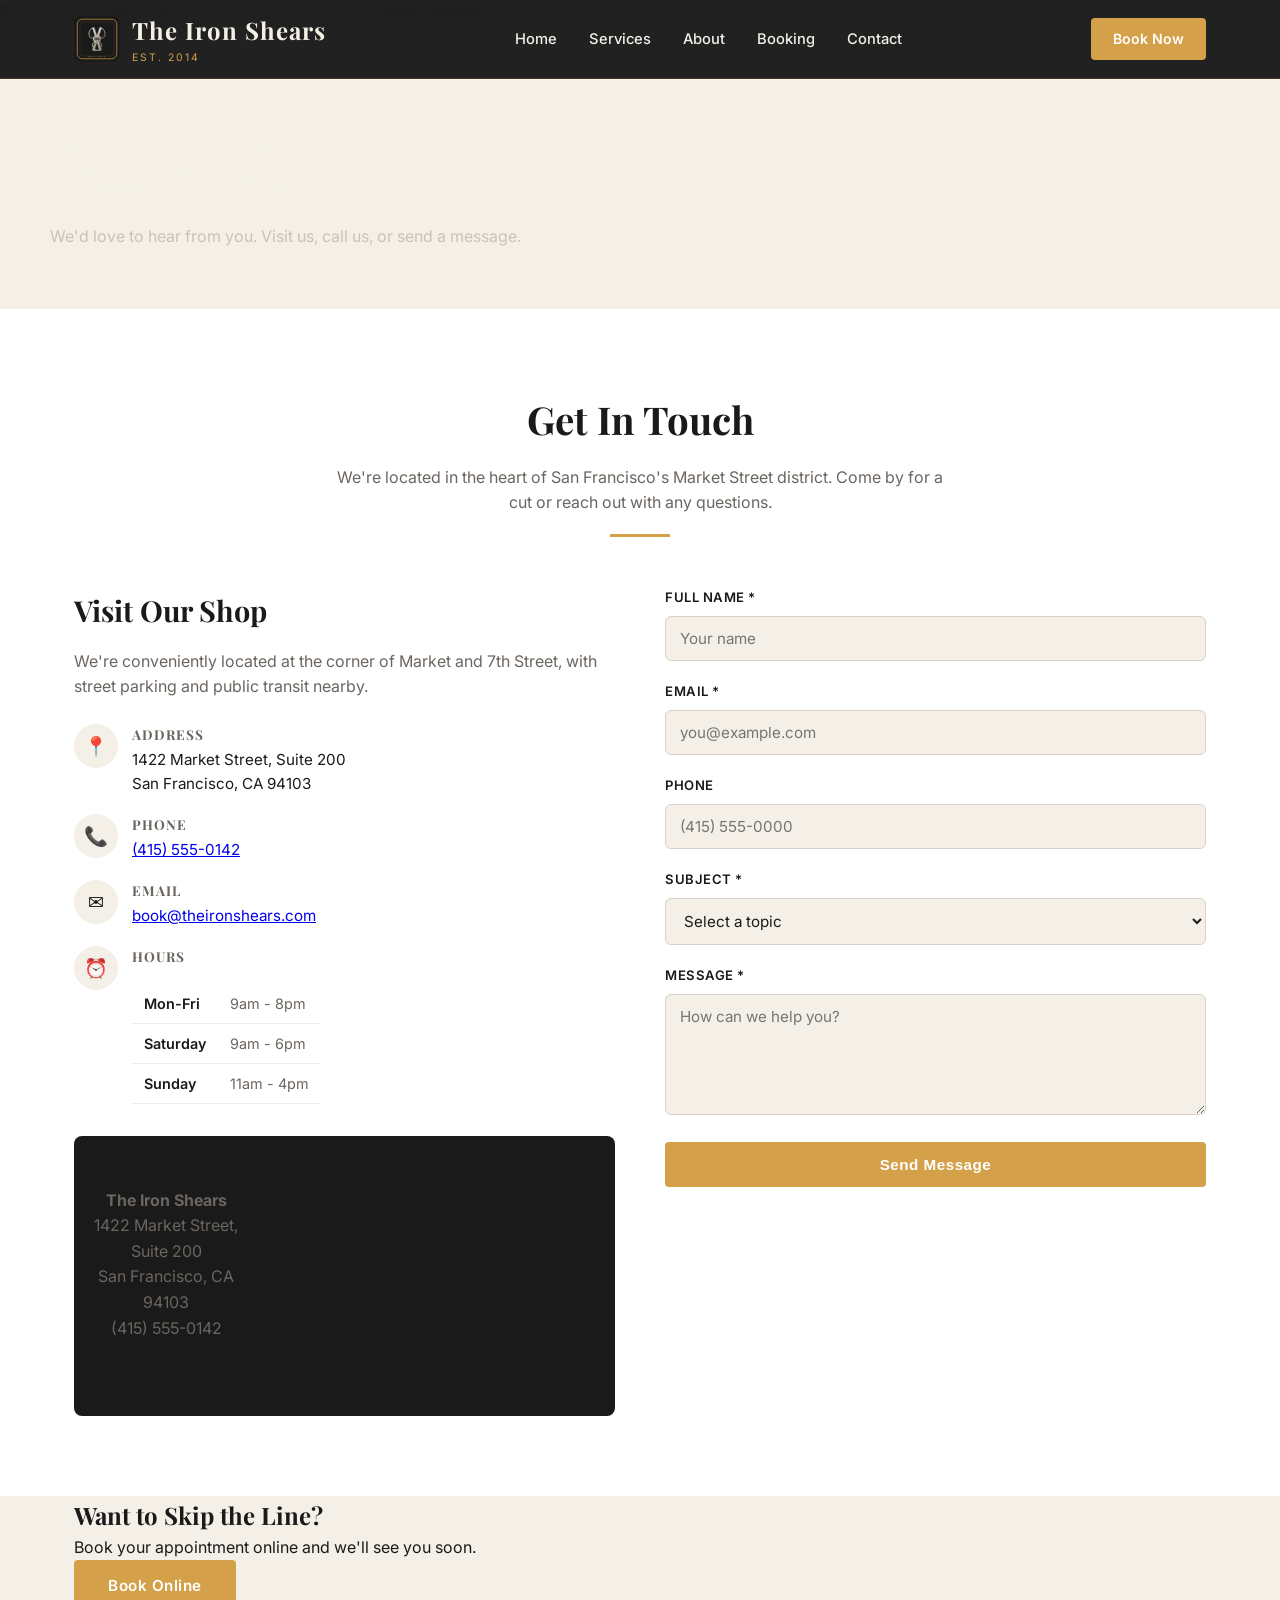
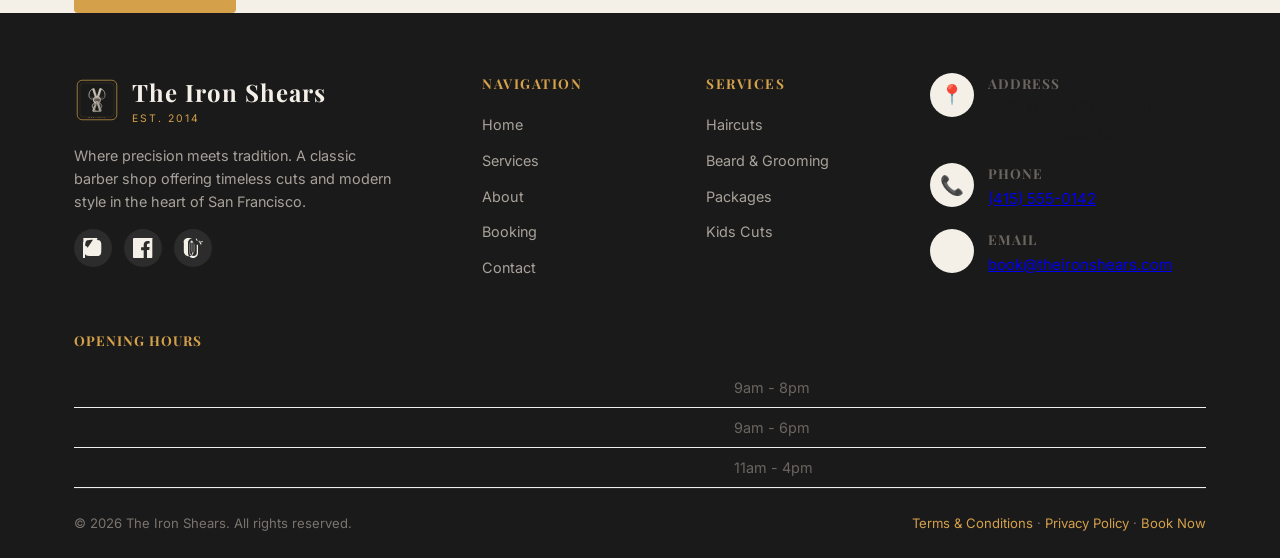
<file: frontend/contact.html>
<!DOCTYPE html>
<html lang="en">
<head>
  <meta charset="UTF-8">
  <meta name="viewport" content="width=device-width, initial-scale=1.0">
  <title>Contact - The Iron Shears</title>
  <meta name="description" content="Contact The Iron Shears barber shop in San Francisco. Visit us at 1422 Market Street or call (415) 555-0142.">
  <link rel="preconnect" href="https://fonts.googleapis.com">
  <link rel="preconnect" href="https://fonts.gstatic.com" crossorigin>
  <link href="https://fonts.googleapis.com/css2?family=Playfair+Display:wght@400;700;900&family=Inter:wght@300;400;500;600;700&display=swap" rel="stylesheet">
  <link rel="stylesheet" href="css/base.css">
  <link rel="stylesheet" href="css/header-footer.css">
  <link rel="stylesheet" href="css/booking-contact.css">
  <link rel="icon" href="images/logo.svg" type="image/svg+xml">
</head>
<body>
  <div class="promo-banner">
    <span>First visit? Get <strong>20% off</strong> your first service. Use code <strong>WELCOME20</strong> at booking.</span>
  </div>
  <header class="header" id="header">
    <div class="container nav">
      <a href="index.html" class="brand">
        <img src="images/logo.svg" alt="The Iron Shears logo" class="brand-logo">
        <div><div class="brand-name">The Iron Shears</div><div class="brand-tag">Est. 2014</div></div>
      </a>
      <nav>
        <ul class="nav-links">
          <li><a href="index.html">Home</a></li>
          <li><a href="services.html">Services</a></li>
          <li><a href="about.html">About</a></li>
          <li><a href="booking.html">Booking</a></li>
          <li><a href="contact.html" class="active">Contact</a></li>
        </ul>
      </nav>
      <div class="nav-cta">
        <a href="booking.html" class="book-btn">Book Now</a>
        <button class="menu-toggle" id="menuToggle" aria-label="Toggle menu"><span></span><span></span><span></span></button>
      </div>
    </div>
    <div class="mobile-menu" id="mobileMenu">
      <a href="index.html">Home</a>
      <a href="services.html">Services</a>
      <a href="about.html">About</a>
      <a href="booking.html">Booking</a>
      <a href="contact.html">Contact</a>
      <a href="booking.html" class="book-btn">Book Now</a>
    </div>
  </header>

  <section class="hero hero-small">
    <div class="container" style="padding: 100px 0 60px;">
      <h1 style="color: var(--cream); font-size: clamp(2.2rem, 5vw, 3.2rem);">Contact Us</h1>
      <p style="color: #c8c2b8; margin-top: 16px;">We'd love to hear from you. Visit us, call us, or send a message.</p>
    </div>
  </section>

  <section class="section contact-section">
    <div class="container">
      <div class="section-title">
        <h2>Get In Touch</h2>
        <p>We're located in the heart of San Francisco's Market Street district. Come by for a cut or reach out with any questions.</p>
        <div class="line"></div>
      </div>
      <div class="contact-grid">
        <div class="contact-info">
          <h3>Visit Our Shop</h3>
          <p>We're conveniently located at the corner of Market and 7th Street, with street parking and public transit nearby.</p>
          <div class="contact-details">
            <div class="item">
              <div class="icon">📍</div>
              <div><h4>Address</h4><p>1422 Market Street, Suite 200<br>San Francisco, CA 94103</p></div>
            </div>
            <div class="item">
              <div class="icon">📞</div>
              <div><h4>Phone</h4><p><a href="tel:+14155550142">(415) 555-0142</a></p></div>
            </div>
            <div class="item">
              <div class="icon">✉</div>
              <div><h4>Email</h4><p><a href="mailto:book@theironshears.com">book@theironshears.com</a></p></div>
            </div>
            <div class="item">
              <div class="icon">⏰</div>
              <div><h4>Hours</h4>
                <table class="hours-table">
                  <tr><td>Mon-Fri</td><td>9am - 8pm</td></tr>
                  <tr><td>Saturday</td><td>9am - 6pm</td></tr>
                  <tr><td>Sunday</td><td>11am - 4pm</td></tr>
                </table>
              </div>
            </div>
          </div>
          <div class="map">
            <p style="text-align: center; padding: 20px;"><strong>The Iron Shears</strong><br>1422 Market Street, Suite 200<br>San Francisco, CA 94103<br>(415) 555-0142</p>
            <iframe
              src="https://www.google.com/maps/embed?pb=!1m18!1m12!1m3!1d3153.088669569564!2d-122.41700828468167!3d37.77502997975723!2m3!1f0!2f0!3f0!3m2!1i1280!2j680!4f13.1!3m3!1m2!1s0x80858064a1e2c9e3%3A0x8d7e6e1f7f0c4d9e!5e0!3m2!1sen!2sus!4v1!6m2!1sen!2sus"
              width="100%" height="280" style="border-radius: 8px; border: 0;" allowfullscreen="" loading="lazy" referrerpolicy="no-referrer-when-downgrade"></iframe>
          </div>
        </div>
        <div class="contact-form">
          <form id="contactForm">
            <div class="form-group">
              <label for="name">Full Name *</label>
              <input type="text" id="name" name="name" placeholder="Your name" required>
            </div>
            <div class="form-group">
              <label for="email">Email *</label>
              <input type="email" id="email" name="email" placeholder="you@example.com" required>
            </div>
            <div class="form-group">
              <label for="phone">Phone</label>
              <input type="tel" id="phone" name="phone" placeholder="(415) 555-0000">
            </div>
            <div class="form-group">
              <label for="subject">Subject *</label>
              <select id="subject" name="subject" required>
                <option value="">Select a topic</option>
                <option value="booking">Booking Inquiry</option>
                <option value="services">Service Question</option>
                <option value="products">Product Inquiry</option>
                <option value="other">Other</option>
              </select>
            </div>
            <div class="form-group">
              <label for="message">Message *</label>
              <textarea id="message" name="message" placeholder="How can we help you?" rows="5" required></textarea>
            </div>
            <button type="submit" class="btn" style="width: 100%;">Send Message</button>
            <div id="formResult" style="display: none; text-align: center; margin-top: 20px; padding: 16px; border-radius: 8px; color: var(--charcoal); background: #d4edda;"></div>
          </form>
        </div>
      </div>
    </div>
  </section>

  <section class="cta-banner">
    <div class="container">
      <h2>Want to Skip the Line?</h2>
      <p>Book your appointment online and we'll see you soon.</p>
      <a href="booking.html" class="btn">Book Online</a>
    </div>
  </section>

  <footer class="footer">
    <div class="container">
      <div class="footer-grid">
        <div class="footer-brand">
          <a href="index.html" class="brand">
            <img src="images/logo.svg" alt="The Iron Shears" class="brand-logo">
            <div><div class="brand-name">The Iron Shears</div><div class="brand-tag">Est. 2014</div></div>
          </a>
          <p>Where precision meets tradition. A classic barber shop offering timeless cuts and modern style in the heart of San Francisco.</p>
          <div class="footer-socials">
            <a href="https://instagram.com" target="_blank" rel="noopener" aria-label="Instagram"><svg xmlns="http://www.w3.org/2000/svg" width="20" height="20" viewBox="0 0 24 24" fill="currentColor"><path d="M12 2.2c3.2 0 3.6.01 4.9.07 1.2.06 1.9.27 2.4.45.6.2 1 .45 1.4 1 .4.6.7 1 .9 1.6.1.4.2.8.3 1.2.07 1.3.08 1.7.08 5 0 3.3-.01 3.7-.08 5-.06 1.2-.26 1.9-.45 2.4-.2.6-.4 1-.9 1.4-.6.4-1 .7-1.5.9-.4.1-.9.3-1.3.4-1.4.1-1.9.1-5.4.1-3.5 0-4-.1-5.4-.2-1.3-.06-1.9-.26-2.4-.45-.6-.2-1-.46-1.4-1-.4-.6-.7-1-.8-1.6-.1-.4-.2-.8-.2-1.2 0-.4.1-.8.2-1.2.06 1.4.1 1.8.1 5.1 0 3.3-.01 3.7-.1 5-1.3-.1-1.9-.1-5.3-.1-3.4 0-4 0-5.3.1-1.3.06-1.9.27-2.4.46-.6.2-1 .46-1.4 1-.4.6-.7 1-.8 1.6-.1.4-.2.8-.2 1.2 0 .4.1.8.2 1.2.06 1.4.1 1.8.1 5.1 0 3.3-.01 3.7-.1 5-.06 1.2-.26 1.9-.45 2.4-.2.6-.4 1-.9 1.4-.6.4-1 .7-1.5.9-.4.1-.9.3-1.3.4-1.3.1-1.9.1-5 .1-3.2 0-3.7-.01-5-.07-1.2-.2-1.9-.26-2.4-.45-.6-.2-1-.46-1.4-1-.4-.6-.7-1-.9-1.6-.1-.4-.2-.8-.3-1.2-.07-1.3-.08-1.7-.08-5 0-3.2-.02-3.7-.1-5-.06-1.2-.26-1.9-.45-2.4-.2-.6-.4-1-.9-1.4-.6-.4-1-.7-1.5-.9-.4-.1-.8-.2-1.3-.3-1.3-.06-1.9-.27-2.4-.46-.6-.2-1-.46-1.4-1-.4-.6-.7-1-.8-1.6C.56 5.21.53 4.79.5 4.76c-.06-1.3-.1-1.7-.1-5 0-3.4.03-3.8.1-5.1.06-1.1.25-1.8.44-2.3.2-.4.4-.9.7-1.3.3-.5.5-.9.5-1.3v-.01c.2-.4.4-.8.8-1.2.2-.4 1.1-1.3 2.3-2.3.2-.2.5-.5 1-1 .5-.5 1.1-1 1.4-1.2.3-.2.7-.4 1.1-.6 1.3-.7 1.3-.7 5.2-.7h3.2V2.2h-5.2c-1.4 0-3 0-4.4.1-1.2.06-1.8.26-2.3.44-.6.2-1 .46-1.4 1-.4.6-.7 1-.8 1.6-.1.4-.2.9-.2 1.3v-.1c0 .3-.1.7-.2 1.1-.1.3-.1.7 0 1 .1.3.4.7.5.9.1.2.3.3.5.3.4 0 .7.1 1 .3.2.2.5.6.6 1 .1.3.1.7.1 1z"/></svg></a>
            <a href="https://facebook.com" target="_blank" rel="noopener" aria-label="Facebook"><svg xmlns="http://www.w3.org/2000/svg" width="20" height="20" viewBox="0 0 24 24" fill="currentColor"><path d="M22.675 0h-21.35C.596 0 .001.593.001 1.326v21.345C.001 23.405.596 24 1.326 24h11.494v-9.294H9.691V11.01h3.129V8.413c0-3.1 1.894-4.788 4.658-4.788 1.34 0 2.48.195 2.48.195v2.76h-1.38c-1.374 0-1.833.916-1.833 1.75v2.322h3.18l-.41 3.692h-2.72V24h5.063c.731 0 1.325-.596 1.325-1.326V1.326C24 .593 23.405 0 22.675 0z"/></svg></a>
            <a href="https://tiktok.com" target="_blank" rel="noopener" aria-label="TikTok"><svg xmlns="http://www.w3.org/2000/svg" width="20" height="20" viewBox="0 0 24 24" fill="currentColor"><path d="M12 0C8.74 0 6 2.74 6 6v12c0 3.26 2.74 6 6 6s6-2.74 6-6V8h-1.5v10c0 1.93-1.57 3.5-3.5 3.5S8.5 19.93 8.5 18V6c0-.55.45-1 1-1 .55 0 1 .45 1 1v10c0 .83.67 1.5 1.5 1.5s1.5-.67 1.5-1.5V8c0-2.76-2.24-5-5-5H12c-2.21 0-4 1.79-4 4v12c0 .83.67 1.5 1.5 1.5s1.5-.67 1.5-1.5V6c0-.55.45-1 1-1 .55 0 1 .45 1 1v10c0 3.26-2.74 6-6 6-3.26 0-6-2.74-6-6V6C0 2.74 2.74 0 6 0h6zm3.5 0v1.5c0 .88.74 1.58 1.58 1.58C21.26 5.58 22 4.84 22 4h2c0 .55-.45 1-1 1-1.65 0-3-1.35-3-3V6c0-.55.45-1 1-1 .55 0 1 .45 1 1v1.5c0 .28-.22.5-.5.5z"/></svg></a>
          </div>
        </div>
        <div>
          <h4>Navigation</h4>
          <ul><li><a href="index.html">Home</a></li><li><a href="services.html">Services</a></li><li><a href="about.html">About</a></li><li><a href="booking.html">Booking</a></li><li><a href="contact.html">Contact</a></li></ul>
        </div>
        <div>
          <h4>Services</h4>
          <ul><li><a href="services.html#haircuts">Haircuts</a></li><li><a href="services.html#grooming">Beard &amp; Grooming</a></li><li><a href="services.html#packages">Packages</a></li><li><a href="services.html#kids">Kids Cuts</a></li></ul>
        </div>
        <div>
          <div class="contact-details">
            <div class="item"><div class="icon">📍</div><div><h4>Address</h4><p>1422 Market Street, Suite 200, San Francisco, CA 94103</p></div></div>
            <div class="item"><div class="icon">📞</div><div><h4>Phone</h4><p><a href="tel:+14155550142">(415) 555-0142</a></p></div></div>
            <div class="item"><div class="icon">✉</div><div><h4>Email</h4><p><a href="mailto:book@theironshears.com">book@theironshears.com</a></p></div></div>
          </div>
        </div>
      </div>
      <div class="footer-hours">
        <h4 style="color: var(--amber); margin-bottom: 12px; font-size: 0.85rem; letter-spacing: 1px; text-transform: uppercase;">Opening Hours</h4>
        <table class="hours-table">
          <tr><td>Monday - Friday</td><td>9am - 8pm</td></tr>
          <tr><td>Saturday</td><td>9am - 6pm</td></tr>
          <tr><td>Sunday</td><td>11am - 4pm</td></tr>
        </table>
      </div>
      <div class="footer-bottom">
        <span>&copy; 2026 The Iron Shears. All rights reserved.</span>
        <span><a href="terms.html">Terms &amp; Conditions</a> &middot; <a href="privacy.html">Privacy Policy</a> &middot; <a href="booking.html">Book Now</a></span>
      </div>
    </div>
  </footer>
  <script src="js/config.js"></script>
  <script src="js/main.js"></script>
  <script>
    document.getElementById("contactForm").addEventListener("submit", function(e) {
      e.preventDefault();
      var r = document.getElementById("formResult");
      r.style.display = "block";
      r.textContent = "Thank you! Your message has been sent. We'll get back to you within 24 hours.";
      r.style.background = "#d4edda";
      r.style.color = "#155724";
    });
  </script>
</body>
</html>
</file>
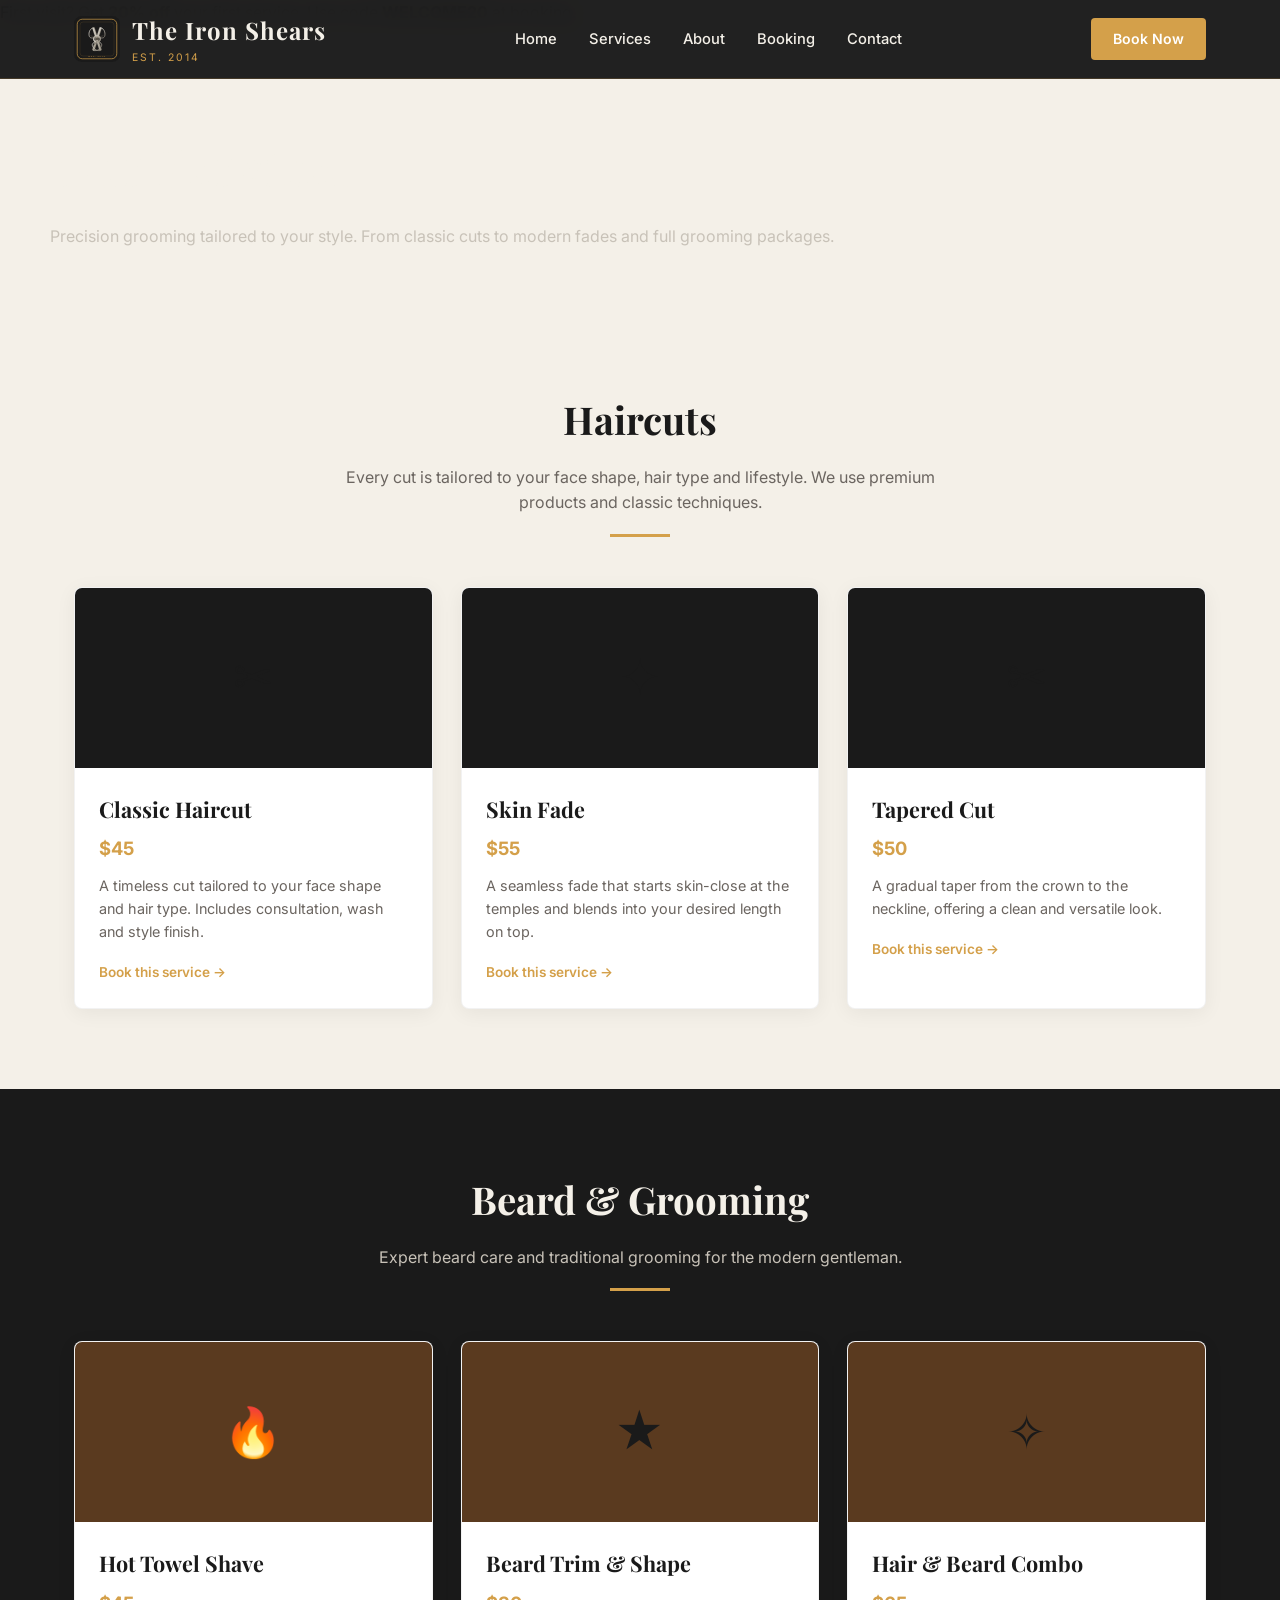
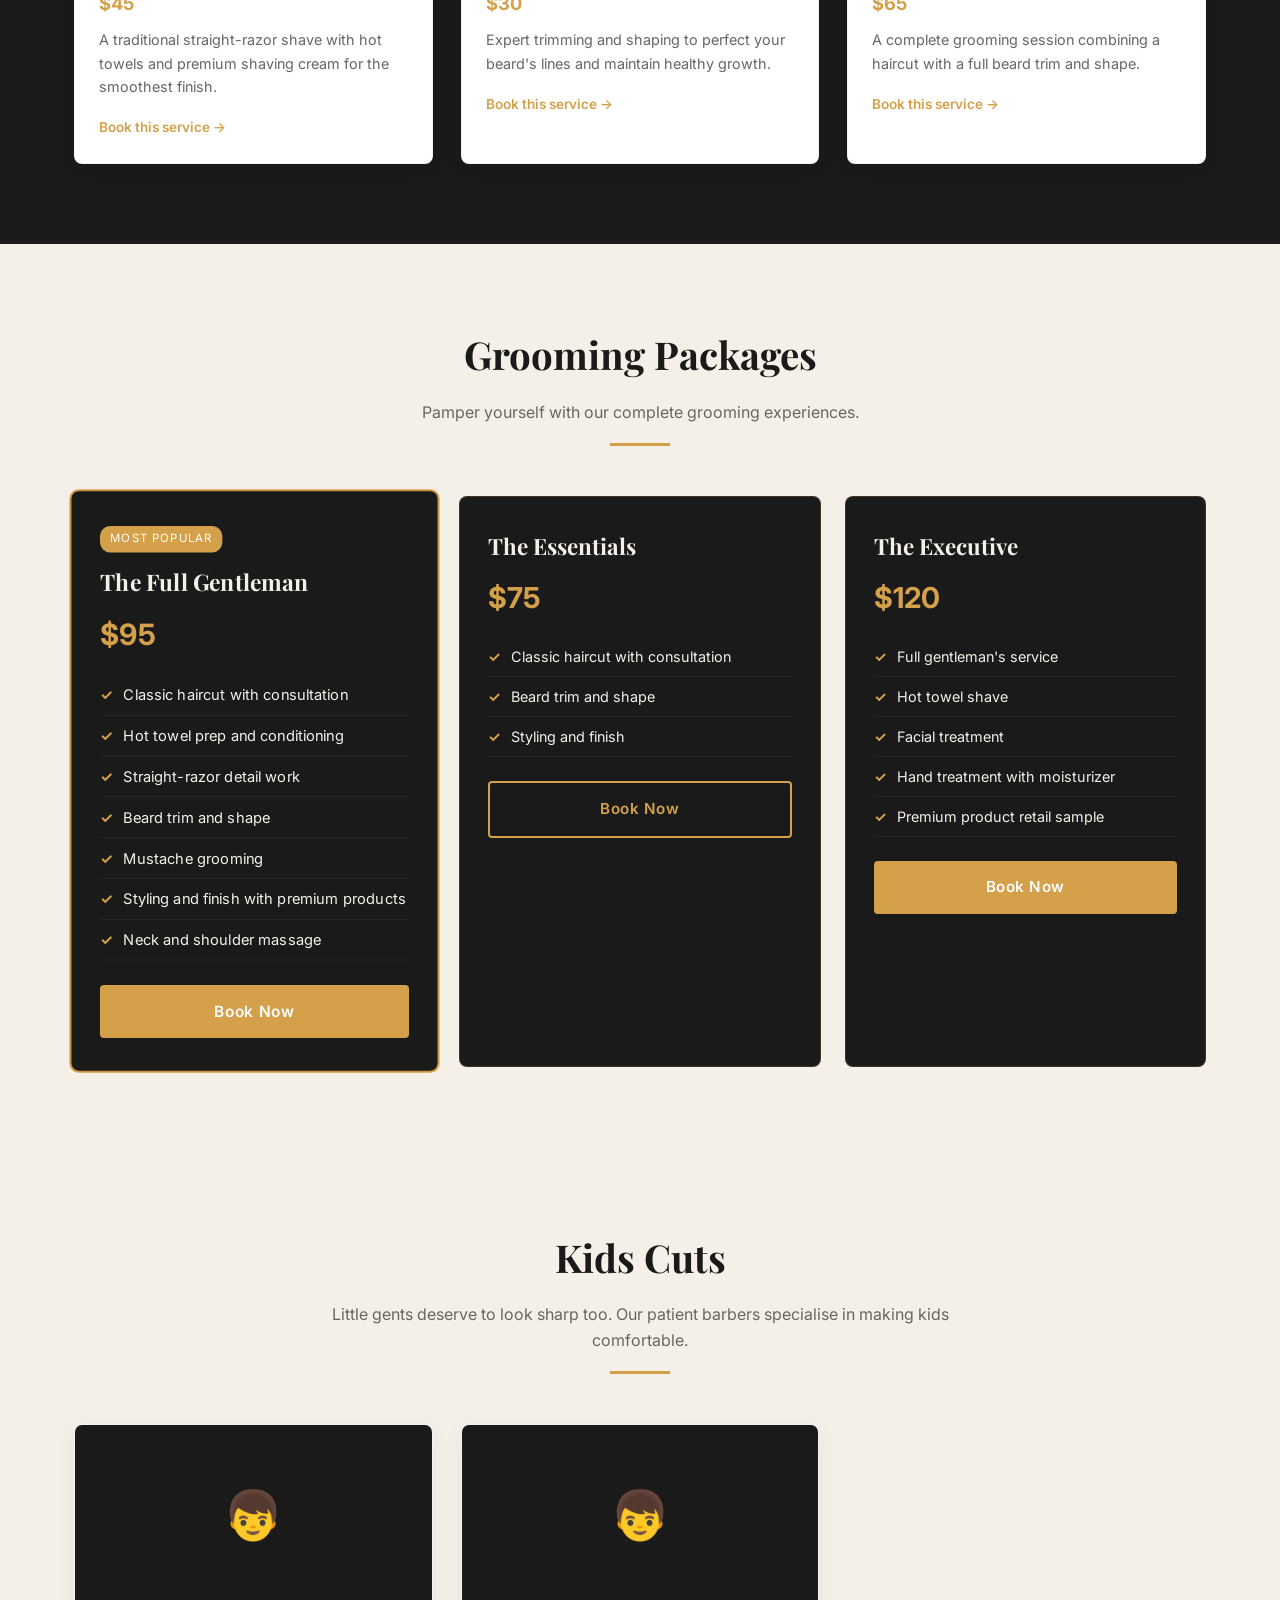
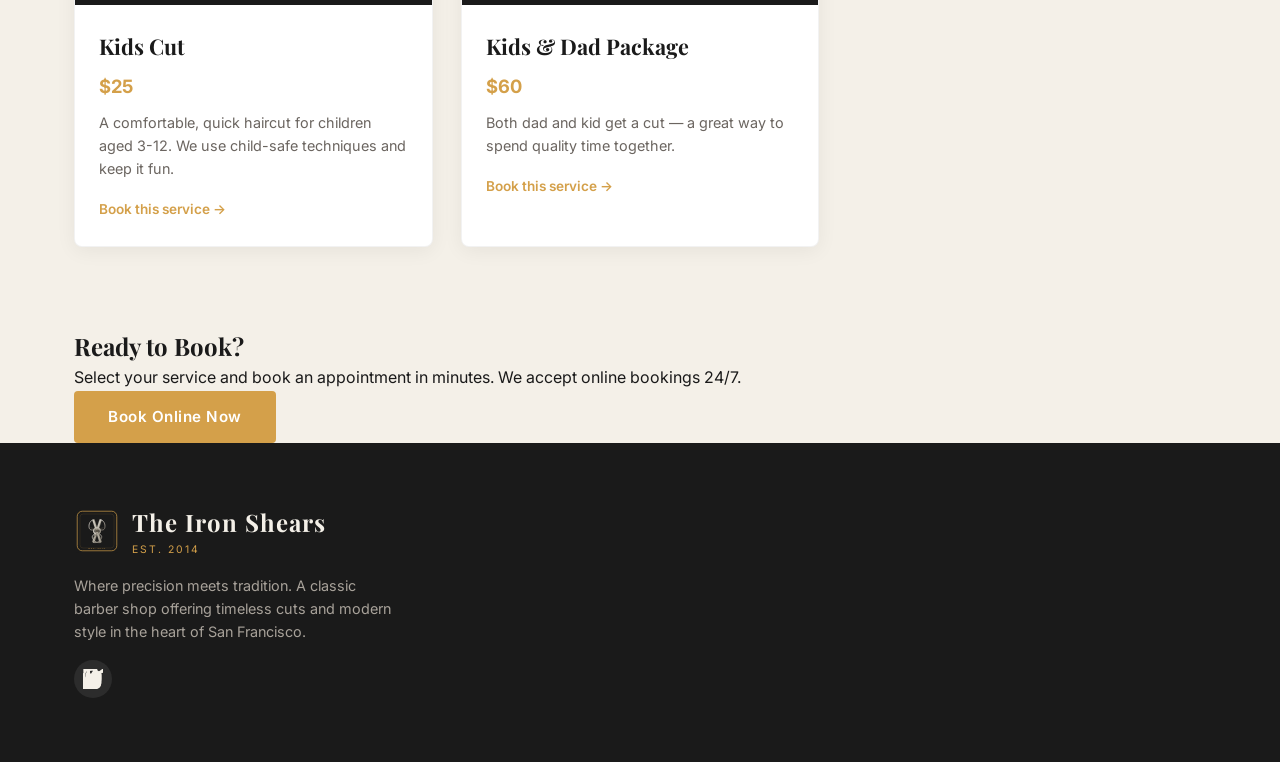
<file: frontend/services.html>
<!DOCTYPE html>
<html lang="en">
<head>
  <meta charset="UTF-8">
  <meta name="viewport" content="width=device-width, initial-scale=1.0">
  <title>Services - The Iron Shears</title>
  <meta name="description" content="Our range of haircuts, fades, beard grooming, hot towel shaves, packages and kids cuts at The Iron Shears barber shop.">
  <link rel="preconnect" href="https://fonts.googleapis.com">
  <link rel="preconnect" href="https://fonts.gstatic.com" crossorigin>
  <link href="https://fonts.googleapis.com/css2?family=Playfair+Display:wght@400;700;900&family=Inter:wght@300;400;500;600;700&display=swap" rel="stylesheet">
  <link rel="stylesheet" href="css/base.css">
  <link rel="stylesheet" href="css/header-footer.css">
  <link rel="stylesheet" href="css/services.css">
  <link rel="stylesheet" href="css/booking-contact.css">
  <link rel="icon" href="images/logo.svg" type="image/svg+xml">
</head>
<body>
  <div class="promo-banner">
    <span>First visit? Get <strong>20% off</strong> your first service. Use code <strong>WELCOME20</strong> at booking.</span>
  </div>
  <header class="header" id="header">
    <div class="container nav">
      <a href="index.html" class="brand">
        <img src="images/logo.svg" alt="The Iron Shears logo" class="brand-logo">
        <div><div class="brand-name">The Iron Shears</div><div class="brand-tag">Est. 2014</div></div>
      </a>
      <nav>
        <ul class="nav-links">
          <li><a href="index.html">Home</a></li>
          <li><a href="services.html" class="active">Services</a></li>
          <li><a href="about.html">About</a></li>
          <li><a href="booking.html">Booking</a></li>
          <li><a href="contact.html">Contact</a></li>
        </ul>
      </nav>
      <div class="nav-cta">
        <a href="booking.html" class="book-btn">Book Now</a>
        <button class="menu-toggle" id="menuToggle" aria-label="Toggle menu"><span></span><span></span><span></span></button>
      </div>
    </div>
    <div class="mobile-menu" id="mobileMenu">
      <a href="index.html">Home</a>
      <a href="services.html">Services</a>
      <a href="about.html">About</a>
      <a href="booking.html">Booking</a>
      <a href="contact.html">Contact</a>
      <a href="booking.html" class="book-btn">Book Now</a>
    </div>
  </header>

  <section class="hero hero-small">
    <div class="container" style="padding: 100px 0 60px;">
      <h1 style="color: var(--cream); font-size: clamp(2.2rem, 5vw, 3.2rem);">Our Services</h1>
      <p style="color: #c8c2b8; margin-top: 16px;">Precision grooming tailored to your style. From classic cuts to modern fades and full grooming packages.</p>
    </div>
  </section>

  <section class="section" id="haircuts">
    <div class="container">
      <div class="section-title">
        <h2>Haircuts</h2>
        <p>Every cut is tailored to your face shape, hair type and lifestyle. We use premium products and classic techniques.</p>
        <div class="line"></div>
      </div>
      <div class="services-grid">
        <div class="service-card">
          <div class="service-img">✂</div>
          <div class="service-body">
            <h3>Classic Haircut</h3>
            <div class="price">$45</div>
            <p>A timeless cut tailored to your face shape and hair type. Includes consultation, wash and style finish.</p>
            <a href="booking.html" class="book-link">Book this service &rarr;</a>
          </div>
        </div>
        <div class="service-card">
          <div class="service-img">✦</div>
          <div class="service-body">
            <h3>Skin Fade</h3>
            <div class="price">$55</div>
            <p>A seamless fade that starts skin-close at the temples and blends into your desired length on top.</p>
            <a href="booking.html" class="book-link">Book this service &rarr;</a>
          </div>
        </div>
        <div class="service-card">
          <div class="service-img">✂</div>
          <div class="service-body">
            <h3>Tapered Cut</h3>
            <div class="price">$50</div>
            <p>A gradual taper from the crown to the neckline, offering a clean and versatile look.</p>
            <a href="booking.html" class="book-link">Book this service &rarr;</a>
          </div>
        </div>
      </div>
    </div>
  </section>

  <section class="section" id="grooming" style="background: var(--charcoal); color: var(--cream);">
    <div class="container">
      <div class="section-title">
        <h2 style="color: var(--cream);">Beard &amp; Grooming</h2>
        <p style="color: #c8c2b8;">Expert beard care and traditional grooming for the modern gentleman.</p>
        <div class="line"></div>
      </div>
      <div class="services-grid">
        <div class="service-card" style="background: var(--white); color: var(--text);">
          <div class="service-img" style="background: var(--walnut);">🔥</div>
          <div class="service-body">
            <h3>Hot Towel Shave</h3>
            <div class="price" style="color: var(--amber);">$45</div>
            <p>A traditional straight-razor shave with hot towels and premium shaving cream for the smoothest finish.</p>
            <a href="booking.html" class="book-link">Book this service &rarr;</a>
          </div>
        </div>
        <div class="service-card" style="background: var(--white); color: var(--text);">
          <div class="service-img" style="background: var(--walnut);">★</div>
          <div class="service-body">
            <h3>Beard Trim &amp; Shape</h3>
            <div class="price" style="color: var(--amber);">$30</div>
            <p>Expert trimming and shaping to perfect your beard's lines and maintain healthy growth.</p>
            <a href="booking.html" class="book-link">Book this service &rarr;</a>
          </div>
        </div>
        <div class="service-card" style="background: var(--white); color: var(--text);">
          <div class="service-img" style="background: var(--walnut);">✧</div>
          <div class="service-body">
            <h3>Hair &amp; Beard Combo</h3>
            <div class="price" style="color: var(--amber);">$65</div>
            <p>A complete grooming session combining a haircut with a full beard trim and shape.</p>
            <a href="booking.html" class="book-link">Book this service &rarr;</a>
          </div>
        </div>
      </div>
    </div>
  </section>

  <section class="section" id="packages">
    <div class="container">
      <div class="section-title">
        <h2>Grooming Packages</h2>
        <p>Pamper yourself with our complete grooming experiences.</p>
        <div class="line"></div>
      </div>
      <div class="packages-grid">
        <div class="package-card featured">
          <div class="package-badge">Most Popular</div>
          <h3>The Full Gentleman</h3>
          <div class="price">$95</div>
          <ul>
            <li>Classic haircut with consultation</li>
            <li>Hot towel prep and conditioning</li>
            <li>Straight-razor detail work</li>
            <li>Beard trim and shape</li>
            <li>Mustache grooming</li>
            <li>Styling and finish with premium products</li>
            <li>Neck and shoulder massage</li>
          </ul>
          <a href="booking.html" class="btn" style="display: block; text-align: center;">Book Now</a>
        </div>
        <div class="package-card">
          <h3>The Essentials</h3>
          <div class="price">$75</div>
          <ul>
            <li>Classic haircut with consultation</li>
            <li>Beard trim and shape</li>
            <li>Styling and finish</li>
          </ul>
          <a href="booking.html" class="btn btn-ghost" style="display: block; text-align: center;">Book Now</a>
        </div>
        <div class="package-card">
          <h3>The Executive</h3>
          <div class="price">$120</div>
          <ul>
            <li>Full gentleman's service</li>
            <li>Hot towel shave</li>
            <li>Facial treatment</li>
            <li>Hand treatment with moisturizer</li>
            <li>Premium product retail sample</li>
          </ul>
          <a href="booking.html" class="btn" style="display: block; text-align: center;">Book Now</a>
        </div>
      </div>
    </div>
  </section>

  <section class="section" id="kids">
    <div class="container">
      <div class="section-title">
        <h2>Kids Cuts</h2>        <p>Little gents deserve to look sharp too. Our patient barbers specialise in making kids comfortable.</p>
        <div class="line"></div>
      </div>
      <div class="services-grid">
        <div class="service-card">
          <div class="service-img">👦</div>
          <div class="service-body">
            <h3>Kids Cut</h3>
            <div class="price">$25</div>
            <p>A comfortable, quick haircut for children aged 3-12. We use child-safe techniques and keep it fun.</p>
            <a href="booking.html" class="book-link">Book this service &rarr;</a>
          </div>
        </div>
        <div class="service-card">
          <div class="service-img">👦</div>
          <div class="service-body">
            <h3>Kids &amp; Dad Package</h3>
            <div class="price">$60</div>
            <p>Both dad and kid get a cut — a great way to spend quality time together.</p>
            <a href="booking.html" class="book-link">Book this service &rarr;</a>
          </div>
        </div>
      </div>
    </div>
  </section>

  <section class="cta-banner">
    <div class="container">
      <h2>Ready to Book?</h2>
      <p>Select your service and book an appointment in minutes. We accept online bookings 24/7.</p>
      <a href="booking.html" class="btn">Book Online Now</a>
    </div>
  </section>

  <footer class="footer">
    <div class="container">
      <div class="footer-grid">
        <div class="footer-brand">
          <a href="index.html" class="brand">
            <img src="images/logo.svg" alt="The Iron Shears" class="brand-logo">
            <div><div class="brand-name">The Iron Shears</div><div class="brand-tag">Est. 2014</div></div>
          </a>
          <p>Where precision meets tradition. A classic barber shop offering timeless cuts and modern style in the heart of San Francisco.</p>
          <div class="footer-socials">
            <a href="https://instagram.com" target="_blank" rel="noopener" aria-label="Instagram"><svg xmlns="http://www.w3.org/2000/svg" width="20" height="20" viewBox="0 0 24 24" fill="currentColor"><path d="M12 2.2c3.2 0 3.6.01 4.9.07 1.2.06 1.9.27 2.4.45.6.2 1 .45 1.4 1 .4.6.7 1 .9 1.6.1.4.2.8.3 1.2.07 1.3.08 1.7.08 5 0 3.3-.01 3.7-.08 5-.06 1.2-.26 1.9-.45 2.4-.2.6-.4 1-.9 1.4-.6.4-1 .7-1.5.9-.4.1-.9.3-1.3.4-1.4.1-1.9.1-5.4.1-3.5 0-4-.1-5.4-.2-1.3-.06-1.9-.26-2.4-.45-.6-.2-1-.46-1.4-1-.4-.6-.7-1-.8-1.6-.1-.4-.2-.8-.2-1.2 0-.4.1-.8.2-1.2.06 1.4.1 1.8.1 5.1 0 3.3-.01 3.7-.1 5-1.3-.1-1.9-.1-5.3-.1-3.4 0-4 0-5.3.1-1.3.06-1.9.27-2.4.46-.6.2-1 .46-1.4 1-.4.6-.7 1-.8 1.6-.1.4-.2.8-.2 1.2 0 .4.1.8.2 1.2.06 1.4.1 1.8.1 5.1 0 3.3-.01 3.7-.1 5-.06 1.2-.26 1.9-.45 2.4-.2.6-.4 1-.9 1.4-.6.4-1 .7-1.5.9-.4.1-.9.3-1.3.4-1.3.1-1.9.1-5 .1-3.2 0-3.7-.01-5-.07-1.2-.2-1.9-.26-2.4-.45-.6-.2-1-.46-1.4-1-.4-.6-.7-1-.9-1.6-.1-.4-.2-.8-.3-1.2-.07-1.3-.08-1.7-.08-5 0-3.2-.02-3.7-.1-5-.06-1.2-.26-1.9-.45-2.4-.2-.6-.4-1-.9-1.4-.6-.4-1-.7-1.5-.9-.4-.1-.8-.2-1.3-.3-1.3-.06-1.9-.27-2.4-.46-.6-.2-1-.46-1.4-1-.4-.6-.7-1-.8-1.6C.56 5.21.53 4.79.5 4.76c-.06-1.3-.1-1.7-.1-5 0-3.4.03-3.8.1-5.1.06-1.1.25-1.8.44-2.3.2-.4.4-.9.7-1.3.3-.5.5-.9.5-1.3v-.01c.2-.4.4-.8.8-1.2.2-.4 1.1-1.3 2.3-2.3.2-.2.5-.5 1-1 .5-.5 1.1-1 1.4-1.2.3-.2.7-.4 1.1-.6 1.3-.7 1.3-.7 5.2-.7h3.2V2.2h-5.2c-1.4 0-3 0-4.4.1-1.2.06-1.8.26-2.3.44-.6.2-1 .46-1.4 1-.4.6-.7 1-.8 1.6-.1.4-.2.9-.2 1.3v-.1c0 .3-.1.7-.2 1.1-.1.3-.1.7 0 1 .1.3.4.7.5.9.1.2.3.3.5.3.4 0 .7.1 1 .3.2.2.5.6.6 1 .1.3.1.7.1 1z"/><path d="M18.9 3.1c-.4-.7-1-1.3-1.7-1.7-.7-.4-1.5-.5-2.3-.5-1.8 0-3.4.1-4.9.2-.3 0-.6-.1-.9-.1-1.3 0-2.5.3-3.5.8h-.2l-.5-.1C5.1 3.1 2.8 5.4 2.8 8.3c0 1.9.7 3.6 2 4.9l-.1.2c-1.1 1.1-1.9 2.6-2.3 4.3-.1.5-.2 1.1-.2 1.7v2.4c0 2.2 1.8 4 4 4h5.2c1.8 0 3.5-.7 4.8-1.9.7 0 1.3-.2 1.9-.5.8-.3 1.6-.8 2.2-1.5.6-.8 1-1.7 1.3-2.8.3-1 .4-2 .4-2.8v-1.4c.2-1.2.3-2.4.3-3.6V7c0-.4-.1-.9-.2-1.3 0-.2 0-.4-.1-.6 2.4-.2 4.2-1.5 5.2-3.7.1-.2.1-.5.1-.8v-1.5c0-.9.2-1.7.6-2.5zm-5.7 16.6c-1.3 0-2.4-.3-3.1-.9-.8.6-1.8.9-2.9.9-1.1 0-2.2-.3-3.2-1l-1.2 1c-1.9 1.8-1.9 2.1-1.9 2.3v2.5c0 1.2.9 2 2 2h5c1 0 1.8-.2 2.3-.6.5.6 1.3.9 2.2.9.9 0 1.8-.3 2.6-1 0 .1.1.2.2.3l1.2-1.1c1.9-1.8 1.9-2.1 1.9-2.3v-2.6c-.1-.9-.9-1.6-2-1.6zm0-12.3c-.4 0-.8 0-1.1-.1-1.4-.2-2.5-.9-3.3-2.1-.2-.4-.4-.8-.4-1.2v-1.5c0-.7.3-1.3.9-1.7s1.4-.6 2.2-.3c.5.2.9.6 1.2 1.2.2.4.4.9.5 1.4.4 1.5 1.2 2.7 2.4 3.4.6-.1 1.2-.2 1.8-.2h1.1c.1 0 .2 0 .3.1 0 .3 0 .6.1 1 .2.5-.3.8-.7.8-1.3V7c-.1-.4-.2-.8-.4-1.2-.3-.5-.7-.9-1.2-1.2-.5-.3-1.1-.5-1.8-.5-.9 0-1.6.2-2-.6-.1-.3-.2-.6-.2-1s.1-.7.3-1c.2-.5.6-.9 1-1s1-.1 1.6.1c.2 0 .5.1.7.2.5.3.9.8 1.1 1.4.3.5.5 1.1.6 1.6 0 .1.1.2.2.4v1.3c0 .5.2 1 .6 1.4.3.4.8.7 1.4 1 .01.3.01.6.01 1v.1c0 .2 0 .4 0 .5 0 1.1-.1 2.2-.3 3.3-.5-.2-.9-.4-1.4-.6-.1-.4-.3-.8-.5-1.2-.5-.7-1.1-1.2-1.9-1.3z"/></svg>
</file>
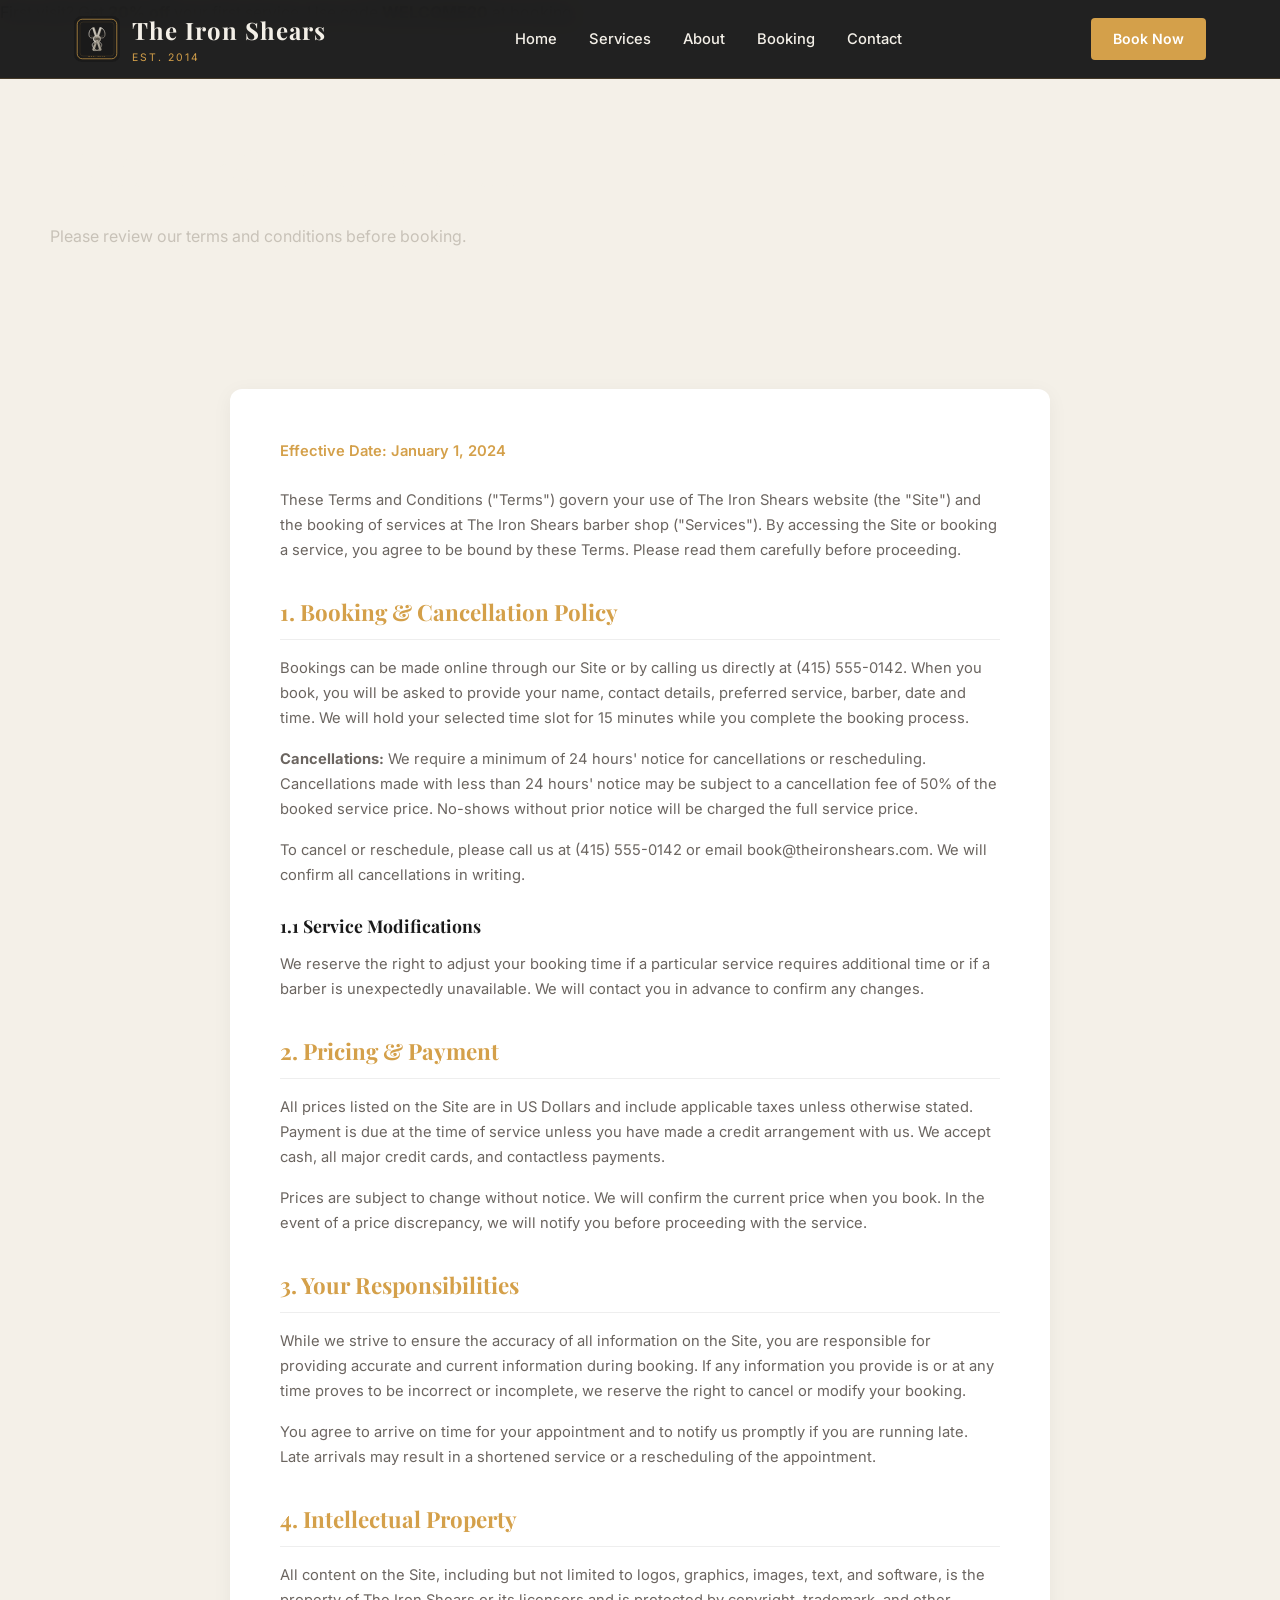
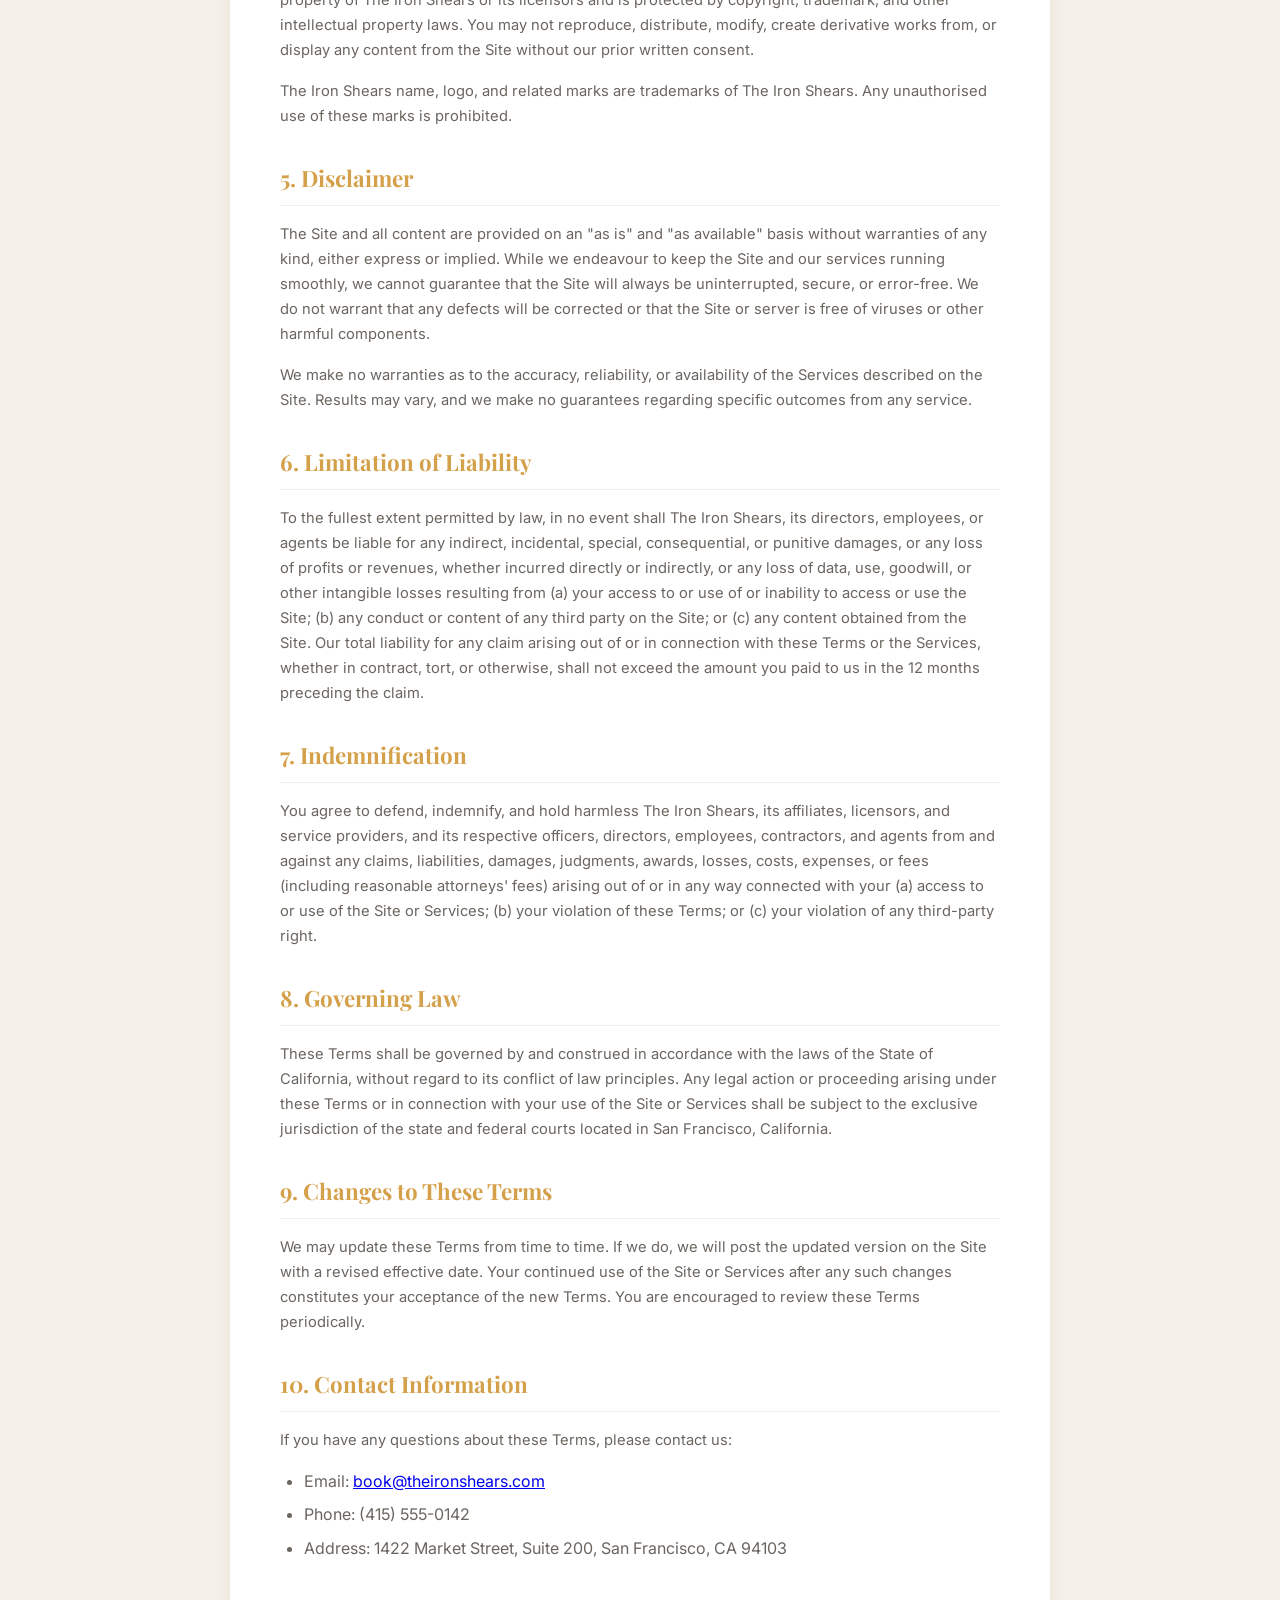
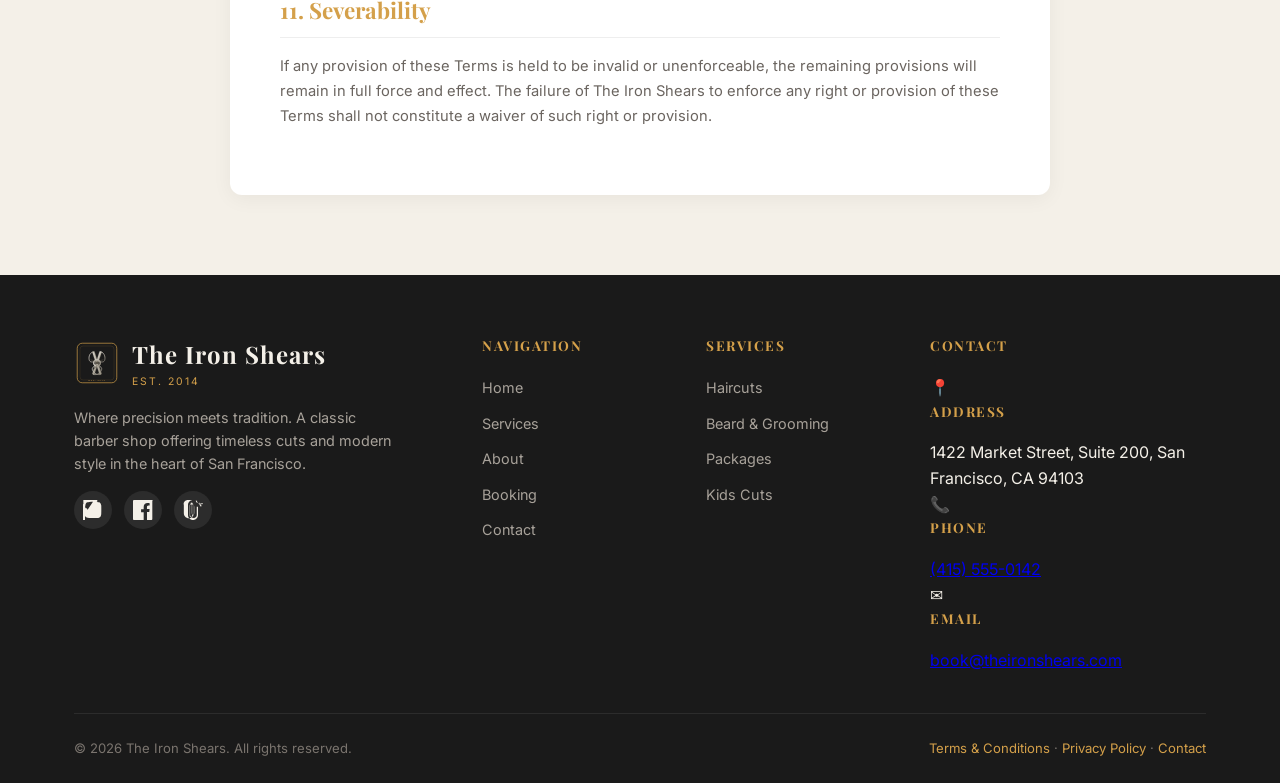
<file: frontend/terms.html>
<!DOCTYPE html>
<html lang="en">
<head>
  <meta charset="UTF-8">
  <meta name="viewport" content="width=device-width, initial-scale=1.0">
  <title>Terms & Conditions - The Iron Shears</title>
  <meta name="description" content="Terms and conditions for booking and using services at The Iron Shears barber shop.">
  <link rel="preconnect" href="https://fonts.googleapis.com">
  <link rel="preconnect" href="https://fonts.gstatic.com" crossorigin>
  <link href="https://fonts.googleapis.com/css2?family=Playfair+Display:wght@400;700;900&family=Inter:wght@300;400;500;600;700&display=swap" rel="stylesheet">
  <link rel="stylesheet" href="css/base.css">
  <link rel="stylesheet" href="css/header-footer.css">
  <link rel="icon" href="images/logo.svg" type="image/svg+xml">
  <style>
    .legal-content { max-width: 820px; margin: 0 auto; background: var(--white); border-radius: 12px; padding: 50px; box-shadow: 0 4px 20px rgba(0,0,0,0.05); }
    .legal-content h2 { color: var(--amber); font-size: 1.4rem; margin: 32px 0 16px; border-bottom: 1px solid #eee; padding-bottom: 8px; }
    .legal-content h3 { color: var(--charcoal); font-size: 1.1rem; margin: 24px 0 12px; }
    .legal-content p { color: var(--muted); margin-bottom: 16px; line-height: 1.7; font-size: 0.92rem; }
    .legal-content ul { padding-left: 24px; margin-bottom: 16px; }
    .legal-content li { margin-bottom: 8px; color: var(--muted); }
    .legal-content .effective-date { color: var(--amber); font-weight: 600; margin-bottom: 24px; }
  </style>
</head>
<body>
  <div class="promo-banner">
    <span>First visit? Get <strong>20% off</strong> your first service. Use code <strong>WELCOME20</strong> at booking.</span>
  </div>
  <header class="header" id="header">
    <div class="container nav">
      <a href="index.html" class="brand">
        <img src="images/logo.svg" alt="The Iron Shears logo" class="brand-logo">
        <div><div class="brand-name">The Iron Shears</div><div class="brand-tag">Est. 2014</div></div>
      </a>
      <nav>
        <ul class="nav-links">
          <li><a href="index.html">Home</a></li>
          <li><a href="services.html">Services</a></li>
          <li><a href="about.html">About</a></li>
          <li><a href="booking.html">Booking</a></li>
          <li><a href="contact.html">Contact</a></li>
        </ul>
      </nav>
      <div class="nav-cta">
        <a href="booking.html" class="book-btn">Book Now</a>
        <button class="menu-toggle" id="menuToggle" aria-label="Toggle menu"><span></span><span></span><span></span></button>
      </div>
    </div>
    <div class="mobile-menu" id="mobileMenu">
      <a href="index.html">Home</a>
      <a href="services.html">Services</a>
      <a href="about.html">About</a>
      <a href="booking.html">Booking</a>
      <a href="contact.html">Contact</a>
      <a href="booking.html" class="book-btn">Book Now</a>
    </div>
  </header>

  <section class="hero hero-small">
    <div class="container" style="padding: 100px 0 60px;">
      <h1 style="color: var(--cream); font-size: clamp(2.2rem, 5vw, 3.2rem);">Terms &amp; Conditions</h1>
      <p style="color: #c8c2b8; margin-top: 16px;">Please review our terms and conditions before booking.</p>
    </div>
  </section>

  <section class="section">
    <div class="container">
      <div class="legal-content">
        <p class="effective-date">Effective Date: January 1, 2024</p>

        <p>These Terms and Conditions ("Terms") govern your use of The Iron Shears website (the "Site") and the booking of services at The Iron Shears barber shop ("Services"). By accessing the Site or booking a service, you agree to be bound by these Terms. Please read them carefully before proceeding.</p>

        <h2>1. Booking &amp; Cancellation Policy</h2>
        <p>Bookings can be made online through our Site or by calling us directly at (415) 555-0142. When you book, you will be asked to provide your name, contact details, preferred service, barber, date and time. We will hold your selected time slot for 15 minutes while you complete the booking process.</p>
        <p><strong>Cancellations:</strong> We require a minimum of 24 hours' notice for cancellations or rescheduling. Cancellations made with less than 24 hours' notice may be subject to a cancellation fee of 50% of the booked service price. No-shows without prior notice will be charged the full service price.</p>
        <p>To cancel or reschedule, please call us at (415) 555-0142 or email book@theironshears.com. We will confirm all cancellations in writing.</p>

        <h3>1.1 Service Modifications</h3>
        <p>We reserve the right to adjust your booking time if a particular service requires additional time or if a barber is unexpectedly unavailable. We will contact you in advance to confirm any changes.</p>

        <h2>2. Pricing &amp; Payment</h2>
        <p>All prices listed on the Site are in US Dollars and include applicable taxes unless otherwise stated. Payment is due at the time of service unless you have made a credit arrangement with us. We accept cash, all major credit cards, and contactless payments.</p>
        <p>Prices are subject to change without notice. We will confirm the current price when you book. In the event of a price discrepancy, we will notify you before proceeding with the service.</p>

        <h2>3. Your Responsibilities</h2>
        <p>While we strive to ensure the accuracy of all information on the Site, you are responsible for providing accurate and current information during booking. If any information you provide is or at any time proves to be incorrect or incomplete, we reserve the right to cancel or modify your booking.</p>
        <p>You agree to arrive on time for your appointment and to notify us promptly if you are running late. Late arrivals may result in a shortened service or a rescheduling of the appointment.</p>

        <h2>4. Intellectual Property</h2>
        <p>All content on the Site, including but not limited to logos, graphics, images, text, and software, is the property of The Iron Shears or its licensors and is protected by copyright, trademark, and other intellectual property laws. You may not reproduce, distribute, modify, create derivative works from, or display any content from the Site without our prior written consent.</p>
        <p>The Iron Shears name, logo, and related marks are trademarks of The Iron Shears. Any unauthorised use of these marks is prohibited.</p>

        <h2>5. Disclaimer</h2>
        <p>The Site and all content are provided on an "as is" and "as available" basis without warranties of any kind, either express or implied. While we endeavour to keep the Site and our services running smoothly, we cannot guarantee that the Site will always be uninterrupted, secure, or error-free. We do not warrant that any defects will be corrected or that the Site or server is free of viruses or other harmful components.</p>
        <p>We make no warranties as to the accuracy, reliability, or availability of the Services described on the Site. Results may vary, and we make no guarantees regarding specific outcomes from any service.</p>

        <h2>6. Limitation of Liability</h2>
        <p>To the fullest extent permitted by law, in no event shall The Iron Shears, its directors, employees, or agents be liable for any indirect, incidental, special, consequential, or punitive damages, or any loss of profits or revenues, whether incurred directly or indirectly, or any loss of data, use, goodwill, or other intangible losses resulting from (a) your access to or use of or inability to access or use the Site; (b) any conduct or content of any third party on the Site; or (c) any content obtained from the Site. Our total liability for any claim arising out of or in connection with these Terms or the Services, whether in contract, tort, or otherwise, shall not exceed the amount you paid to us in the 12 months preceding the claim.</p>

        <h2>7. Indemnification</h2>
        <p>You agree to defend, indemnify, and hold harmless The Iron Shears, its affiliates, licensors, and service providers, and its respective officers, directors, employees, contractors, and agents from and against any claims, liabilities, damages, judgments, awards, losses, costs, expenses, or fees (including reasonable attorneys' fees) arising out of or in any way connected with your (a) access to or use of the Site or Services; (b) your violation of these Terms; or (c) your violation of any third-party right.</p>

        <h2>8. Governing Law</h2>
        <p>These Terms shall be governed by and construed in accordance with the laws of the State of California, without regard to its conflict of law principles. Any legal action or proceeding arising under these Terms or in connection with your use of the Site or Services shall be subject to the exclusive jurisdiction of the state and federal courts located in San Francisco, California.</p>

        <h2>9. Changes to These Terms</h2>
        <p>We may update these Terms from time to time. If we do, we will post the updated version on the Site with a revised effective date. Your continued use of the Site or Services after any such changes constitutes your acceptance of the new Terms. You are encouraged to review these Terms periodically.</p>

        <h2>10. Contact Information</h2>
        <p>If you have any questions about these Terms, please contact us:</p>
        <ul>
          <li>Email: <a href="mailto:book@theironshears.com">book@theironshears.com</a></li>
          <li>Phone: (415) 555-0142</li>
          <li>Address: 1422 Market Street, Suite 200, San Francisco, CA 94103</li>
        </ul>

        <h2>11. Severability</h2>
        <p>If any provision of these Terms is held to be invalid or unenforceable, the remaining provisions will remain in full force and effect. The failure of The Iron Shears to enforce any right or provision of these Terms shall not constitute a waiver of such right or provision.</p>
      </div>
    </div>
  </section>

  <footer class="footer">
    <div class="container">
      <div class="footer-grid">
        <div class="footer-brand">
          <a href="index.html" class="brand">
            <img src="images/logo.svg" alt="The Iron Shears" class="brand-logo">
            <div><div class="brand-name">The Iron Shears</div><div class="brand-tag">Est. 2014</div></div>
          </a>
          <p>Where precision meets tradition. A classic barber shop offering timeless cuts and modern style in the heart of San Francisco.</p>
          <div class="footer-socials">
            <a href="https://instagram.com" target="_blank" rel="noopener" aria-label="Instagram"><svg xmlns="http://www.w3.org/2000/svg" width="20" height="20" viewBox="0 0 24 24" fill="currentColor"><path d="M12 2.2c3.2 0 3.6.01 4.9.07 1.2.06 1.9.27 2.4.45.6.2 1 .45 1.4 1 .4.6.7 1 .9 1.6.1.4.2.8.3 1.2.07 1.3.08 1.7.08 5 0 3.3-.01 3.7-.08 5-.06 1.2-.26 1.9-.45 2.4-.2.6-.4 1-.9 1.4-.6.4-1 .7-1.5.9-.4.1-.9.3-1.3.4-1.4.1-1.9.1-5.4.1-3.5 0-4-.1-5.4-.2-1.3-.06-1.9-.26-2.4-.45-.6-.2-1-.46-1.4-1-.4-.6-.7-1-.8-1.6-.1-.4-.2-.8-.2-1.2 0-.4.1-.8.2-1.2.06 1.4.1 1.8.1 5.1 0 3.3-.01 3.7-.1 5-1.3-.1-1.9-.1-5.3-.1-3.4 0-4 0-5.3.1-1.3.06-1.9.27-2.4.46-.6.2-1 .46-1.4 1-.4.6-.7 1-.8 1.6-.1.4-.2.8-.2 1.2 0 .4.1.8.2 1.2.06 1.4.1 1.8.1 5.1 0 3.3-.01 3.7-.1 5-.06 1.2-.26 1.9-.45 2.4-.2.6-.4 1-.9 1.4-.6.4-1 .7-1.5.9-.4.1-.9.3-1.3.4-1.3.1-1.9.1-5 .1-3.2 0-3.7-.01-5-.07-1.2-.2-1.9-.26-2.4-.45-.6-.2-1-.46-1.4-1-.4-.6-.7-1-.9-1.6-.1-.4-.2-.8-.3-1.2-.07-1.3-.08-1.7-.08-5 0-3.2-.02-3.7-.1-5-.06-1.2-.26-1.9-.45-2.4-.2-.6-.4-1-.9-1.4-.6-.4-1-.7-1.5-.9-.4-.1-.8-.2-1.3-.3-1.3-.06-1.9-.27-2.4-.46-.6-.2-1-.46-1.4-1-.4-.6-.7-1-.8-1.6C.56 5.21.53 4.79.5 4.76c-.06-1.3-.1-1.7-.1-5 0-3.4.03-3.8.1-5.1.06-1.1.25-1.8.44-2.3.2-.4.4-.9.7-1.3.3-.5.5-.9.5-1.3v-.01c.2-.4.4-.8.8-1.2.2-.4 1.1-1.3 2.3-2.3.2-.2.5-.5 1-1 .5-.5 1.1-1 1.4-1.2.3-.2.7-.4 1.1-.6 1.3-.7 1.3-.7 5.2-.7h3.2V2.2h-5.2c-1.4 0-3 0-4.4.1-1.2.06-1.8.26-2.3.44-.6.2-1 .46-1.4 1-.4.6-.7 1-.8 1.6-.1.4-.2.9-.2 1.3v-.1c0 .3-.1.7-.2 1.1-.1.3-.1.7 0 1 .1.3.4.7.5.9.1.2.3.3.5.3.4 0 .7.1 1 .3.2.2.5.6.6 1 .1.3.1.7.1 1z"/></svg></a>
            <a href="https://facebook.com" target="_blank" rel="noopener" aria-label="Facebook"><svg xmlns="http://www.w3.org/2000/svg" width="20" height="20" viewBox="0 0 24 24" fill="currentColor"><path d="M22.675 0h-21.35C.596 0 .001.593.001 1.326v21.345C.001 23.405.596 24 1.326 24h11.494v-9.294H9.691V11.01h3.129V8.413c0-3.1 1.894-4.788 4.658-4.788 1.34 0 2.48.195 2.48.195v2.76h-1.38c-1.374 0-1.833.916-1.833 1.75v2.322h3.18l-.41 3.692h-2.72V24h5.063c.731 0 1.325-.596 1.325-1.326V1.326C24 .593 23.405 0 22.675 0z"/></svg></a>
            <a href="https://tiktok.com" target="_blank" rel="noopener" aria-label="TikTok"><svg xmlns="http://www.w3.org/2000/svg" width="20" height="20" viewBox="0 0 24 24" fill="currentColor"><path d="M12 0C8.74 0 6 2.74 6 6v12c0 3.26 2.74 6 6 6s6-2.74 6-6V8h-1.5v10c0 1.93-1.57 3.5-3.5 3.5S8.5 19.93 8.5 18V6c0-.55.45-1 1-1 .55 0 1 .45 1 1v10c0 .83.67 1.5 1.5 1.5s1.5-.67 1.5-1.5V8c0-2.76-2.24-5-5-5H12c-2.21 0-4 1.79-4 4v12c0 .83.67 1.5 1.5 1.5s1.5-.67 1.5-1.5V6c0-.55.45-1 1-1 .55 0 1 .45 1 1v10c0 3.26-2.74 6-6 6-3.26 0-6-2.74-6-6V6C0 2.74 2.74 0 6 0h6zm3.5 0v1.5c0 .88.74 1.58 1.58 1.58C21.26 5.58 22 4.84 22 4h2c0 .55-.45 1-1 1-1.65 0-3-1.35-3-3V6c0-.55.45-1 1-1 .55 0 1 .45 1 1v1.5c0 .28-.22.5-.5.5z"/></svg></a>
          </div>
        </div>
        <div>
          <h4>Navigation</h4>
          <ul><li><a href="index.html">Home</a></li><li><a href="services.html">Services</a></li><li><a href="about.html">About</a></li><li><a href="booking.html">Booking</a></li><li><a href="contact.html">Contact</a></li></ul>
        </div>
        <div>
          <h4>Services</h4>
          <ul><li><a href="services.html#haircuts">Haircuts</a></li><li><a href="services.html#grooming">Beard &amp; Grooming</a></li><li><a href="services.html#packages">Packages</a></li><li><a href="services.html#kids">Kids Cuts</a></li></ul>
        </div>
        <div>
          <h4>Contact</h4>
          <div class="contact-details">
            <div class="item"><div class="icon">📍</div><div><h4>Address</h4><p>1422 Market Street, Suite 200, San Francisco, CA 94103</p></div></div>
            <div class="item"><div class="icon">📞</div><div><h4>Phone</h4><p><a href="tel:+14155550142">(415) 555-0142</a></p></div></div>
            <div class="item"><div class="icon">✉</div><div><h4>Email</h4><p><a href="mailto:book@theironshears.com">book@theironshears.com</a></p></div></div>
          </div>
        </div>
      </div>
      <div class="footer-bottom">
        <span>&copy; 2026 The Iron Shears. All rights reserved.</span>
        <span><a href="terms.html">Terms &amp; Conditions</a> &middot; <a href="privacy.html">Privacy Policy</a> &middot; <a href="contact.html">Contact</a></span>
      </div>
    </div>
  </footer>
  <script src="js/config.js"></script>
  <script src="js/main.js"></script>
</body>
</html>
</file>
<file: frontend/css/base.css>
/* Iron Shears - CSS reset and base */
* { margin: 0; padding: 0; box-sizing: border-box; }
:root {
  --charcoal: #1a1a1a;
  --charcoal-2: #242424;
  --amber: #d4a04a;
  --amber-2: #b8893a;
  --cream: #f4f0e8;
  --walnut: #5a3a1f;
  --text: #1a1a1a;
  --muted: #6b6560;
  --white: #ffffff;
}
html { scroll-behavior: smooth; }
body {
  font-family: 'Inter', system-ui, -apple-system, sans-serif;
  color: var(--text);
  background: var(--cream);
  line-height: 1.6;
}
h1, h2, h3, h4 { font-family: 'Playfair Display', Georgia, serif; color: var(--charcoal); font-weight: 700; }
.container { max-width: 1180px; margin: 0 auto; padding: 0 24px; }
.section { padding: 80px 0; }
.section-title { text-align: center; margin-bottom: 50px; }
.section-title h2 { font-size: 2.4rem; margin-bottom: 14px; }
.section-title p { color: var(--muted); max-width: 620px; margin: 0 auto; }
.section-title .line { width: 60px; height: 3px; background: var(--amber); margin: 18px auto 0; }
.btn {
  display: inline-block; padding: 14px 34px; background: var(--amber); color: var(--white);
  text-decoration: none; border-radius: 4px; font-weight: 600; letter-spacing: 0.5px;
  border: none; cursor: pointer; transition: all 0.25s ease; font-size: 0.95rem;
}
.btn:hover { background: var(--amber-2); transform: translateY(-2px); box-shadow: 0 6px 20px rgba(212,160,74,0.35); }
.btn-ghost { background: transparent; border: 2px solid var(--amber); color: var(--amber); }
.btn-ghost:hover { background: var(--amber); color: var(--white); }
.badge { display: inline-block; background: var(--amber); color: var(--white); padding: 6px 14px; border-radius: 20px; font-size: 0.75rem; letter-spacing: 1px; text-transform: uppercase; font-weight: 600; }
</file>
<file: frontend/css/header-footer.css>
/* Iron Shears - Header & Footer */
/* Header */
.header {
  position: fixed; top: 0; left: 0; right: 0; z-index: 1000;
  background: rgba(26,26,26,0.97); backdrop-filter: blur(10px);
  border-bottom: 1px solid rgba(212,160,74,0.2);
  transition: background 0.3s ease;
}
.header.scrolled { background: rgba(26,26,26,1); }
.nav { display: flex; align-items: center; justify-content: space-between; height: 78px; }
.brand { display: flex; align-items: center; gap: 12px; text-decoration: none; color: var(--cream); }
.brand-logo { width: 46px; height: 46px; }
.brand-name { font-family: 'Playfair Display', serif; font-size: 1.5rem; font-weight: 700; letter-spacing: 1px; }
.brand-tag { font-size: 0.65rem; letter-spacing: 2px; color: var(--amber); text-transform: uppercase; }
.nav-links { display: flex; gap: 32px; list-style: none; }
.nav-links a { color: var(--cream); text-decoration: none; font-size: 0.92rem; font-weight: 500; transition: color 0.2s; position: relative; }
.nav-links a::after { content: ''; position: absolute; bottom: -6px; left: 0; width: 0; height: 2px; background: var(--amber); transition: width 0.3s; }
.nav-links a:hover { color: var(--amber); }
.nav-links a:hover::after { width: 100%; }
.nav-cta { display: flex; align-items: center; gap: 16px; }
.nav-cta .book-btn {
  background: var(--amber); color: var(--white); padding: 10px 22px;
  border-radius: 4px; text-decoration: none; font-weight: 600; font-size: 0.88rem;
  transition: all 0.25s;
}
.nav-cta .book-btn:hover { background: var(--amber-2); }
.menu-toggle { display: none; background: none; border: none; cursor: pointer; flex-direction: column; gap: 5px; }
.menu-toggle span { width: 26px; height: 2px; background: var(--cream); transition: 0.3s; }
/* Mobile menu */
.mobile-menu { display: none; flex-direction: column; background: var(--charcoal); padding: 24px; gap: 20px; border-top: 1px solid rgba(212,160,74,0.2); }
.mobile-menu.open { display: flex; }
.mobile-menu a { color: var(--cream); text-decoration: none; font-size: 1rem; padding: 8px 0; border-bottom: 1px solid rgba(255,255,255,0.05); }
.mobile-menu .book-btn { background: var(--amber); color: var(--white); padding: 12px; text-align: center; border-radius: 4px; margin-top: 8px; }
/* Footer */
.footer { background: var(--charcoal); color: var(--cream); padding: 60px 0 24px; }
.footer-grid { display: grid; grid-template-columns: 2fr 1fr 1fr 1.5fr; gap: 40px; margin-bottom: 40px; }
.footer-brand .brand { margin-bottom: 16px; }
.footer-brand p { color: #a8a29a; font-size: 0.9rem; max-width: 320px; }
.footer h4 { color: var(--amber); font-size: 0.85rem; letter-spacing: 1.5px; text-transform: uppercase; margin-bottom: 18px; }
.footer ul { list-style: none; }
.footer ul li { margin-bottom: 10px; }
.footer ul a { color: #a8a29a; text-decoration: none; font-size: 0.9rem; transition: color 0.2s; }
.footer ul a:hover { color: var(--amber); }
.footer-contact p { color: #a8a29a; font-size: 0.9rem; margin-bottom: 8px; display: flex; align-items: flex-start; gap: 8px; }
.footer-socials { display: flex; gap: 12px; margin-top: 16px; }
.footer-socials a { width: 38px; height: 38px; border-radius: 50%; background: rgba(255,255,255,0.08); display: flex; align-items: center; justify-content: center; color: var(--cream); text-decoration: none; transition: all 0.25s; }
.footer-socials a:hover { background: var(--amber); transform: translateY(-2px); }
.footer-bottom { border-top: 1px solid rgba(255,255,255,0.08); padding-top: 24px; display: flex; justify-content: space-between; flex-wrap: wrap; gap: 12px; color: #7a746e; font-size: 0.82rem; }
.footer-bottom a { color: var(--amber); text-decoration: none; }
.footer-bottom a:hover { text-decoration: underline; }
/* Responsive */
@media (max-width: 900px) {
  .nav-links { display: none; }
  .menu-toggle { display: flex; }
  .footer-grid { grid-template-columns: 1fr 1fr; }
}
@media (max-width: 600px) {
  .footer-grid { grid-template-columns: 1fr; }
  .footer-bottom { flex-direction: column; }
  .nav { height: 68px; }
  .brand-name { font-size: 1.25rem; }
}
</file>
<file: frontend/css/hero.css>
/* Iron Shears - Hero */
.hero { position: relative; height: 100vh; min-height: 640px; display: flex; align-items: center; background: linear-gradient(135deg, rgba(26,26,26,0.85), rgba(90,58,31,0.55)), var(--charcoal); overflow: hidden; }
.hero-bg { position: absolute; inset: 0; background: url('data:image/svg+xml;utf8,<svg xmlns="http://www.w3.org/2000/svg" width="100" height="100"><rect width="100" height="100" fill="%231a1a1a"/><path d="M0 0L100 100M100 0L0 100" stroke="%23242424" stroke-width="1"/></svg>') repeat; opacity: 0.4; }
.hero-content { position: relative; z-index: 2; max-width: 720px; }
.hero .badge { margin-bottom: 22px; }
.hero h1 { font-size: clamp(2.6rem, 6vw, 4.6rem); line-height: 1.05; color: var(--cream); margin-bottom: 22px; }
.hero h1 em { color: var(--amber); font-style: italic; }
.hero p { font-size: 1.12rem; color: #c8c2b8; max-width: 560px; margin-bottom: 36px; }
.hero-actions { display: flex; gap: 16px; flex-wrap: wrap; }
.hero-stats { display: flex; gap: 40px; margin-top: 56px; }
.stat-num { font-family: 'Playfair Display', serif; font-size: 2.2rem; color: var(--amber); }
.stat-label { font-size: 0.8rem; color: #a8a29a; letter-spacing: 1px; text-transform: uppercase; }
@media (max-width: 760px) { .hero-stats { gap: 24px; } .stat-num { font-size: 1.7rem; } }
</file>
<file: frontend/css/services.css>
/* Iron Shears - Services */
.services-grid { display: grid; grid-template-columns: repeat(3, 1fr); gap: 28px; }
.service-card { background: var(--white); border-radius: 8px; overflow: hidden; box-shadow: 0 4px 20px rgba(0,0,0,0.06); transition: transform 0.3s ease, box-shadow 0.3s ease; border: 1px solid rgba(0,0,0,0.05); }
.service-card:hover { transform: translateY(-6px); box-shadow: 0 12px 30px rgba(0,0,0,0.12); }
.service-img { height: 180px; background: var(--charcoal); display: flex; align-items: center; justify-content: center; font-size: 3rem; }
.service-body { padding: 24px; }
.service-body h3 { font-size: 1.35rem; margin-bottom: 8px; }
.service-body .price { color: var(--amber); font-weight: 700; font-size: 1.15rem; margin-bottom: 10px; display: block; }
.service-body p { color: var(--muted); font-size: 0.9rem; margin-bottom: 16px; }
.service-body .book-link { color: var(--amber); text-decoration: none; font-weight: 600; font-size: 0.85rem; }
.service-body .book-link:hover { text-decoration: underline; }
/* Packages */
.packages-grid { display: grid; grid-template-columns: repeat(3, 1fr); gap: 24px; }
.package-card { background: var(--charcoal); color: var(--cream); border-radius: 8px; padding: 32px 28px; border: 1px solid rgba(212,160,74,0.2); transition: transform 0.3s; }
.package-card.featured { border-color: var(--amber); box-shadow: 0 0 0 1px var(--amber); transform: scale(1.02); }
.package-card.featured .package-badge { display: inline-block; }
.package-badge { display: none; background: var(--amber); color: var(--white); font-size: 0.7rem; letter-spacing: 1px; padding: 4px 10px; border-radius: 10px; text-transform: uppercase; margin-bottom: 12px; }
.package-card h3 { color: var(--cream); font-size: 1.4rem; margin-bottom: 10px; }
.package-card .price { color: var(--amber); font-size: 1.8rem; font-weight: 700; display: block; margin-bottom: 16px; }
.package-card ul { list-style: none; margin-bottom: 24px; }
.package-card li { padding: 8px 0; border-bottom: 1px solid rgba(255,255,255,0.06); font-size: 0.9rem; display: flex; align-items: center; gap: 10px; }
.package-card li::before { content: '✓'; color: var(--amber); font-weight: 700; }
@media (max-width: 900px) { .services-grid, .packages-grid { grid-template-columns: 1fr; } }
</file>
<file: frontend/css/about.css>
/* Iron Shears - About */
.about-section { background: var(--white); }
.about-grid { display: grid; grid-template-columns: 1fr 1fr; gap: 60px; align-items: center; }
.about-text h2 { font-size: 2.2rem; margin-bottom: 20px; }
.about-text p { color: var(--muted); margin-bottom: 16px; }
.about-stats { display: flex; gap: 32px; margin-top: 32px; }
.about-stats div .num { font-family: 'Playfair Display', serif; font-size: 2rem; color: var(--amber); }
.about-stats div .lbl { font-size: 0.78rem; color: var(--muted); text-transform: uppercase; letter-spacing: 1px; }
.about-img { position: relative; }
.about-img-box { width: 100%; height: 480px; background: linear-gradient(135deg, var(--charcoal), var(--walnut)); border-radius: 8px; display: flex; align-items: center; justify-content: center; overflow: hidden; }
.about-img-box .scissors { font-size: 6rem; opacity: 0.2; }
.about-img-frame { position: absolute; bottom: -24px; right: -24px; width: 160px; height: 160px; border: 3px solid var(--amber); border-radius: 50%; background: var(--charcoal); display: flex; align-items: center; justify-content: center; }
/* Barbers */
.barbers-section { background: var(--cream); }
.barbers-grid { display: grid; grid-template-columns: repeat(3, 1fr); gap: 28px; }
.barber-card { background: var(--white); border-radius: 8px; overflow: hidden; box-shadow: 0 4px 16px rgba(0,0,0,0.05); transition: transform 0.3s; }
.barber-card:hover { transform: translateY(-6px); }
.barber-img { height: 320px; background: linear-gradient(135deg, #333, #555); position: relative; overflow: hidden; }
.barber-img::after { content: ''; position: absolute; inset: 0; background: linear-gradient(to top, rgba(0,0,0,0.6), transparent 60%); }
.barber-img .initials { position: absolute; bottom: 16px; left: 20px; color: var(--cream); font-family: 'Playfair Display', serif; font-size: 1.6rem; font-weight: 700; }
.barber-body { padding: 22px; }
.barber-body h3 { font-size: 1.25rem; margin-bottom: 4px; }
.barber-body .role { color: var(--amber); font-size: 0.82rem; text-transform: uppercase; letter-spacing: 1px; margin-bottom: 12px; }
.barber-body p { color: var(--muted); font-size: 0.88rem; margin-bottom: 14px; }
.barber-body .book-link { color: var(--amber); text-decoration: none; font-weight: 600; font-size: 0.85rem; }
.barber-body .book-link:hover { text-decoration: underline; }
@media (max-width: 900px) { .about-grid { grid-template-columns: 1fr; gap: 40px; } .barbers-grid { grid-template-columns: 1fr; } .about-stats { flex-wrap: wrap; gap: 24px; } }
</file>
<file: frontend/css/booking-contact.css>
/* Iron Shears - Booking */
.booking-section { background: var(--cream); }
.booking-card { max-width: 820px; margin: 0 auto; background: var(--white); border-radius: 12px; box-shadow: 0 10px 40px rgba(0,0,0,0.08); overflow: hidden; display: grid; grid-template-columns: 1fr 1.2fr; }
.booking-summary { background: var(--charcoal); color: var(--cream); padding: 40px; }
.booking-summary h3 { color: var(--cream); margin-bottom: 20px; font-size: 1.5rem; }
.summary-item { display: flex; justify-content: space-between; padding: 12px 0; border-bottom: 1px solid rgba(255,255,255,0.08); font-size: 0.92rem; }
.summary-item .lbl { color: #a8a29a; }
.summary-item .val { color: var(--cream); font-weight: 600; }
.summary-total { display: flex; justify-content: space-between; padding: 18px 0 0; font-size: 1.25rem; font-weight: 700; }
.summary-total .val { color: var(--amber); }
.summary-note { color: #7a746e; font-size: 0.8rem; margin-top: 20px; line-height: 1.5; }
.booking-form { padding: 40px; }
.form-group { margin-bottom: 20px; }
.form-group label { display: block; font-size: 0.82rem; font-weight: 600; color: var(--charcoal); margin-bottom: 8px; text-transform: uppercase; letter-spacing: 0.5px; }
.form-group select, .form-group input, .form-group textarea { width: 100%; padding: 12px 14px; border: 1px solid #d8d2c8; border-radius: 6px; font-family: inherit; font-size: 0.95rem; background: var(--cream); color: var(--text); transition: border 0.2s; }
.form-group select:focus, .form-group input:focus, .form-group textarea:focus { outline: none; border-color: var(--amber); }
.slots-grid { display: grid; grid-template-columns: repeat(4, 1fr); gap: 8px; }
.slot { padding: 10px; text-align: center; background: var(--cream); border: 1px solid #d8d2c8; border-radius: 6px; cursor: pointer; font-size: 0.85rem; transition: all 0.2s; }
.slot:hover:not(.disabled) { border-color: var(--amber); color: var(--amber); }
.slot.active { background: var(--amber); color: var(--white); border-color: var(--amber); }
.slot.disabled { opacity: 0.4; cursor: not-allowed; }
.form-actions { display: flex; gap: 12px; margin-top: 28px; }
.form-actions .btn { flex: 1; }
/* Success */
.booking-success { text-align: center; padding: 50px 30px; }
.booking-success .check { width: 70px; height: 70px; background: var(--amber); border-radius: 50%; display: flex; align-items: center; justify-content: center; margin: 0 auto 20px; font-size: 2rem; color: var(--white); }
.booking-success h3 { color: var(--charcoal); margin-bottom: 12px; }
.booking-success p { color: var(--muted); margin-bottom: 24px; }
.calendar-links { display: flex; gap: 12px; justify-content: center; flex-wrap: wrap; }
.calendar-links a { display: inline-flex; align-items: center; gap: 8px; padding: 10px 18px; background: var(--charcoal); color: var(--cream); border-radius: 6px; text-decoration: none; font-size: 0.88rem; font-weight: 600; transition: all 0.25s; }
.calendar-links a:hover { background: var(--amber); }
/* Contact */
.contact-section { background: var(--white); }
.contact-grid { display: grid; grid-template-columns: 1fr 1fr; gap: 50px; }
.contact-info h3 { font-size: 1.8rem; margin-bottom: 16px; }
.contact-info p { color: var(--muted); margin-bottom: 24px; }
.contact-details { display: grid; gap: 18px; }
.contact-details .item { display: flex; gap: 14px; align-items: flex-start; }
.contact-details .icon { width: 44px; height: 44px; background: var(--cream); border-radius: 50%; display: flex; align-items: center; justify-content: center; flex-shrink: 0; font-size: 1.2rem; }
.contact-details .item h4 { font-size: 0.85rem; text-transform: uppercase; letter-spacing: 1px; color: var(--muted); margin-bottom: 2px; }
.contact-details .item p { color: var(--text); font-size: 0.95rem; margin: 0; }
.map { margin-top: 32px; height: 280px; background: var(--charcoal); border-radius: 8px; display: flex; align-items: center; justify-content: center; color: #a8a29a; }
/* Hours */
.hours-table { width: 100%; border-collapse: collapse; margin-top: 16px; }
.hours-table td { padding: 8px 12px; border-bottom: 1px solid #eee; font-size: 0.9rem; }
.hours-table td:first-child { font-weight: 600; color: var(--charcoal); }
.hours-table td:last-child { color: var(--muted); }
@media (max-width: 820px) { .booking-card { grid-template-columns: 1fr; } .contact-grid { grid-template-columns: 1fr; } .slots-grid { grid-template-columns: repeat(2, 1fr); } }
</file>
<file: frontend/css/index.css>
/* Iron Shears - Home page additions */
.services-preview { display: grid; grid-template-columns: repeat(4, 1fr); gap: 20px; margin-top: 40px; }
.service-mini { background: var(--white); border-radius: 8px; overflow: hidden; box-shadow: 0 3px 12px rgba(0,0,0,0.05); transition: transform 0.3s; }
.service-mini:hover { transform: translateY(-4px); }
.service-mini-img { height: 140px; background: var(--charcoal); display: flex; align-items: center; justify-content: center; font-size: 2rem; }
.service-mini-body { padding: 16px; }
.service-mini-body h4 { font-size: 1rem; margin-bottom: 4px; }
.service-mini-body .mini-price { color: var(--amber); font-weight: 700; font-size: 0.9rem; }
.testimonials { background: var(--charcoal); color: var(--cream); }
.testi-grid { display: grid; grid-template-columns: repeat(3, 1fr); gap: 24px; }
.testi-card { background: rgba(255,255,255,0.04); border: 1px solid rgba(255,255,255,0.08); border-radius: 8px; padding: 28px; }
.testi-card .stars { color: var(--amber); margin-bottom: 12px; letter-spacing: 2px; }
.testi-card p { color: #c8c2b8; font-style: italic; margin-bottom: 16px; font-size: 0.95rem; }
.testi-card .author { display: flex; align-items: center; gap: 12px; }
.testi-card .avatar { width: 42px; height: 42px; border-radius: 50%; background: var(--amber); display: flex; align-items: center; justify-content: center; color: var(--white); font-weight: 700; font-family: 'Playfair Display', serif; }
.testi-card .author-name { font-weight: 600; font-size: 0.9rem; }
.testi-card .author-role { font-size: 0.78rem; color: #a8a29a; }
.cta-banner { background: linear-gradient(135deg, var(--amber), var(--amber-2)); color: var(--white); text-align: center; padding: 70px 24px; }
.cta-banner h2 { color: var(--white); font-size: 2.2rem; margin-bottom: 14px; }
.cta-banner p { max-width: 560px; margin: 0 auto 28px; opacity: 0.95; }
.promo-banner { background: var(--charcoal); color: var(--cream); padding: 14px 0; text-align: center; font-size: 0.9rem; }
.promo-banner a { color: var(--amber); text-decoration: none; font-weight: 600; }
.popup-overlay { position: fixed; inset: 0; background: rgba(0,0,0,0.7); z-index: 2000; display: none; align-items: center; justify-content: center; padding: 20px; }
.popup-overlay.show { display: flex; }
.popup { background: var(--white); border-radius: 12px; max-width: 480px; width: 100%; overflow: hidden; box-shadow: 0 20px 60px rgba(0,0,0,0.3); animation: popupIn 0.35s ease; }
@keyframes popupIn { from { opacity: 0; transform: translateY(30px) scale(0.95); } to { opacity: 1; transform: none; } }
.popup-header { background: var(--charcoal); color: var(--cream); padding: 28px; text-align: center; }
.popup-header h3 { color: var(--amber); font-size: 1.6rem; margin-bottom: 6px; }
.popup-header p { color: #c8c2b8; font-size: 0.9rem; }
.popup-body { padding: 28px; }
.popup-body .discount { font-family: 'Playfair Display', serif; font-size: 3rem; color: var(--amber); font-weight: 700; text-align: center; display: block; margin-bottom: 12px; }
.popup-body p { color: var(--muted); text-align: center; margin-bottom: 20px; font-size: 0.9rem; }
.popup-body .form-row { display: flex; gap: 10px; }
.popup-body .form-row input { flex: 1; }
.popup-close { position: absolute; top: 14px; right: 16px; background: none; border: none; color: #a8a29a; font-size: 1.5rem; cursor: pointer; line-height: 1; }
@media (max-width: 760px) { .services-preview { grid-template-columns: repeat(2, 1fr); } .testi-grid { grid-template-columns: 1fr; } }
</file>
